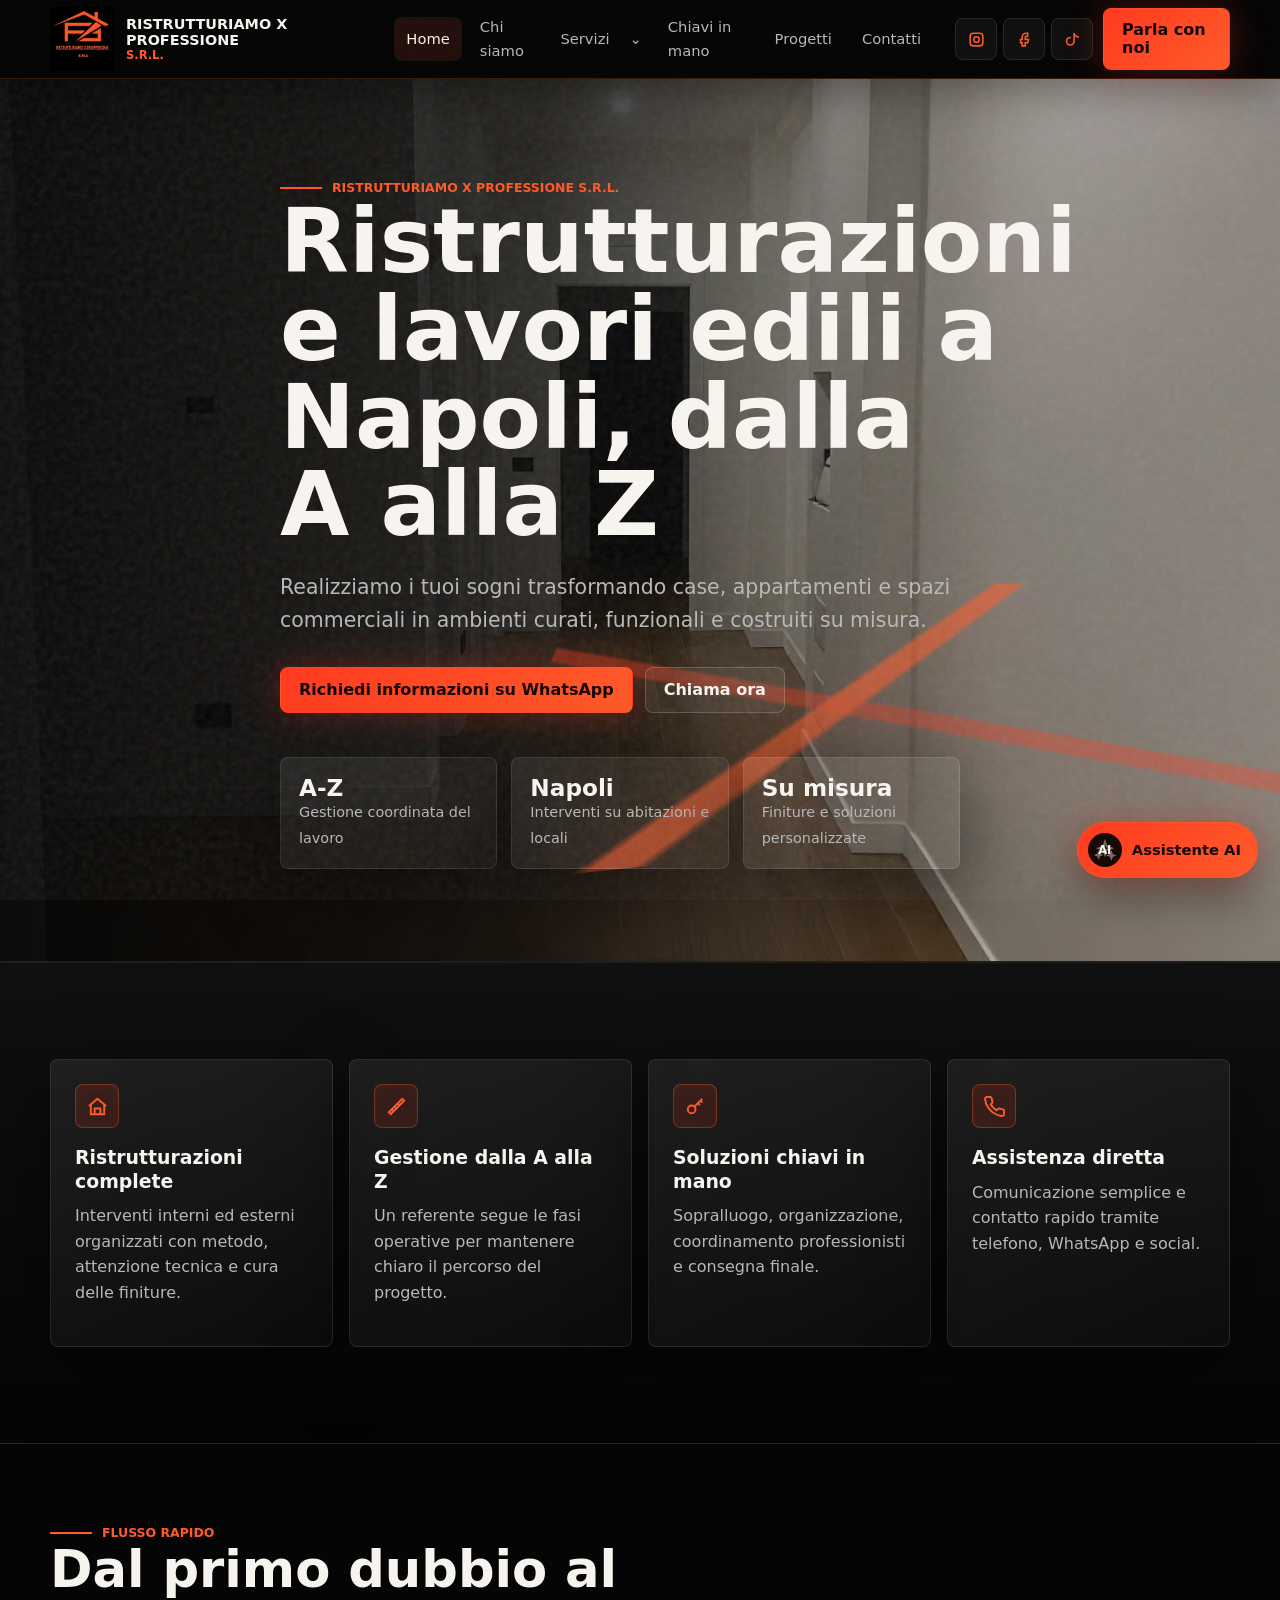
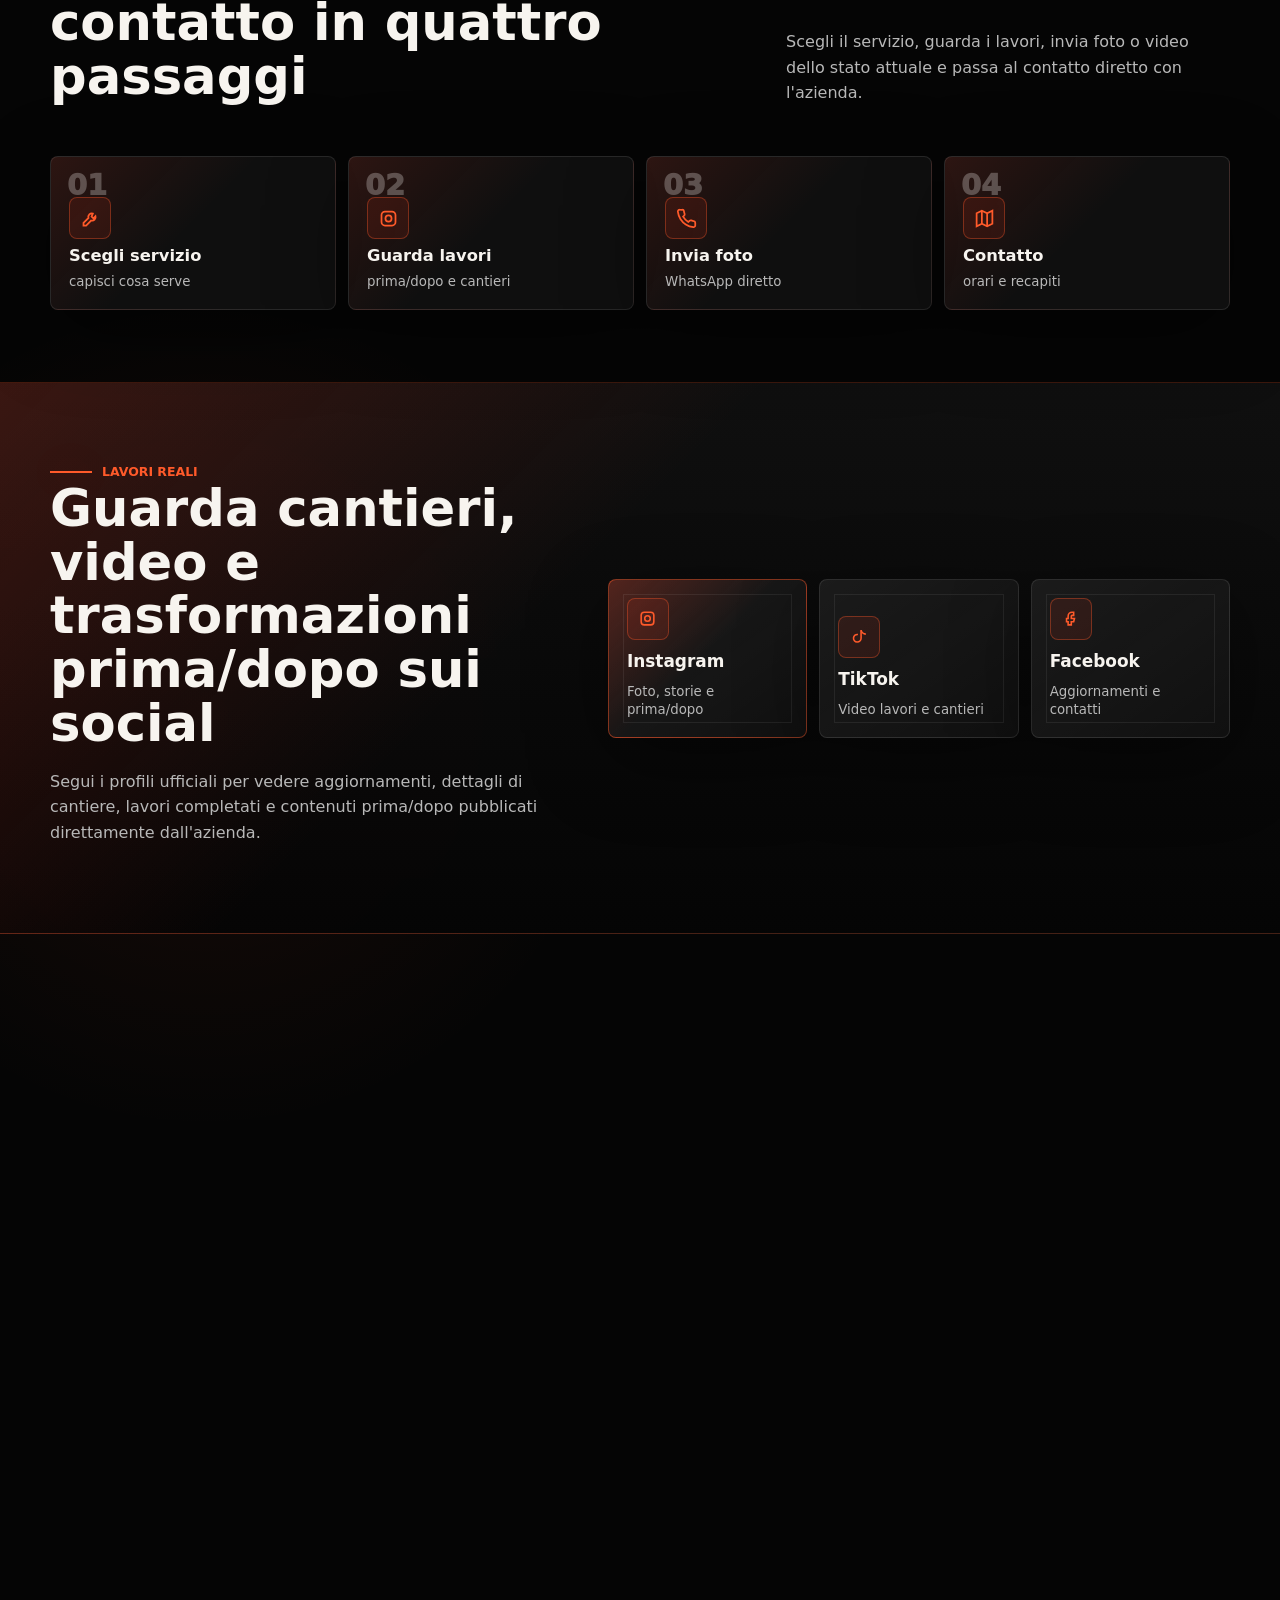
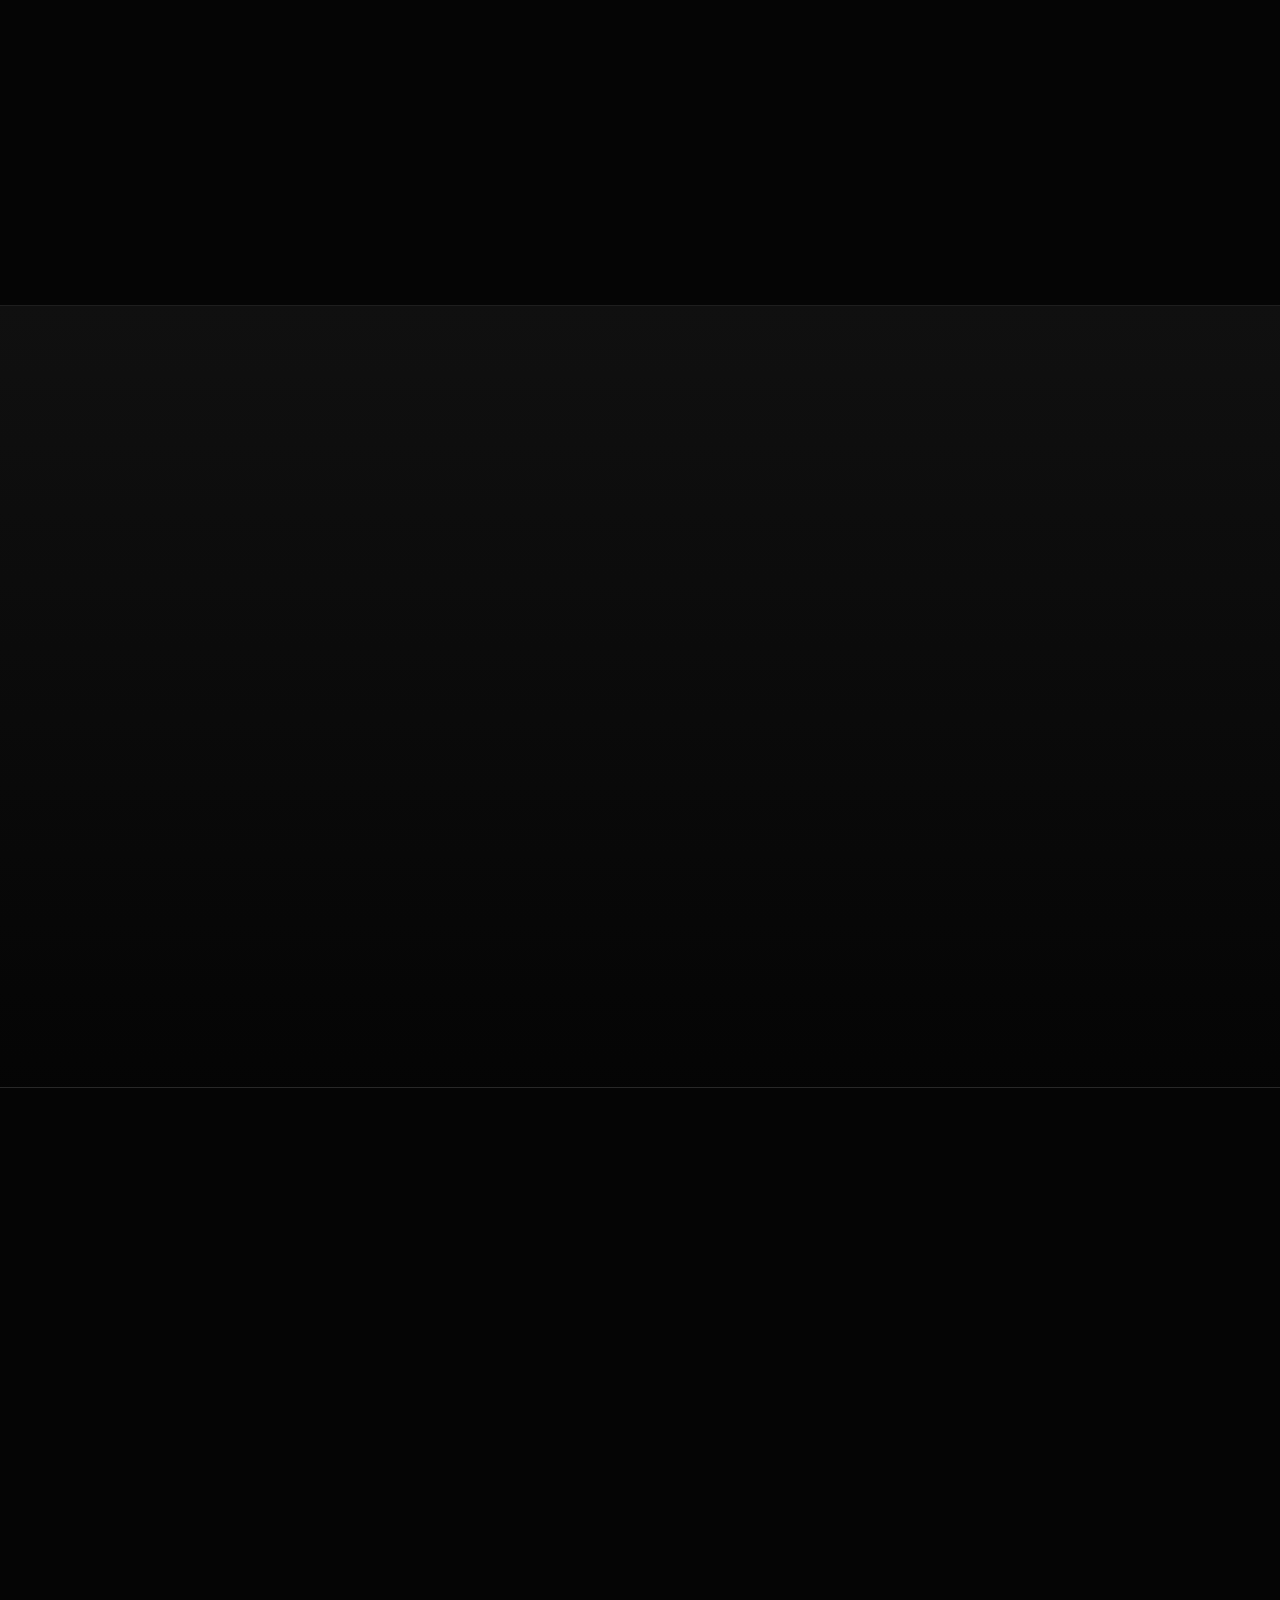
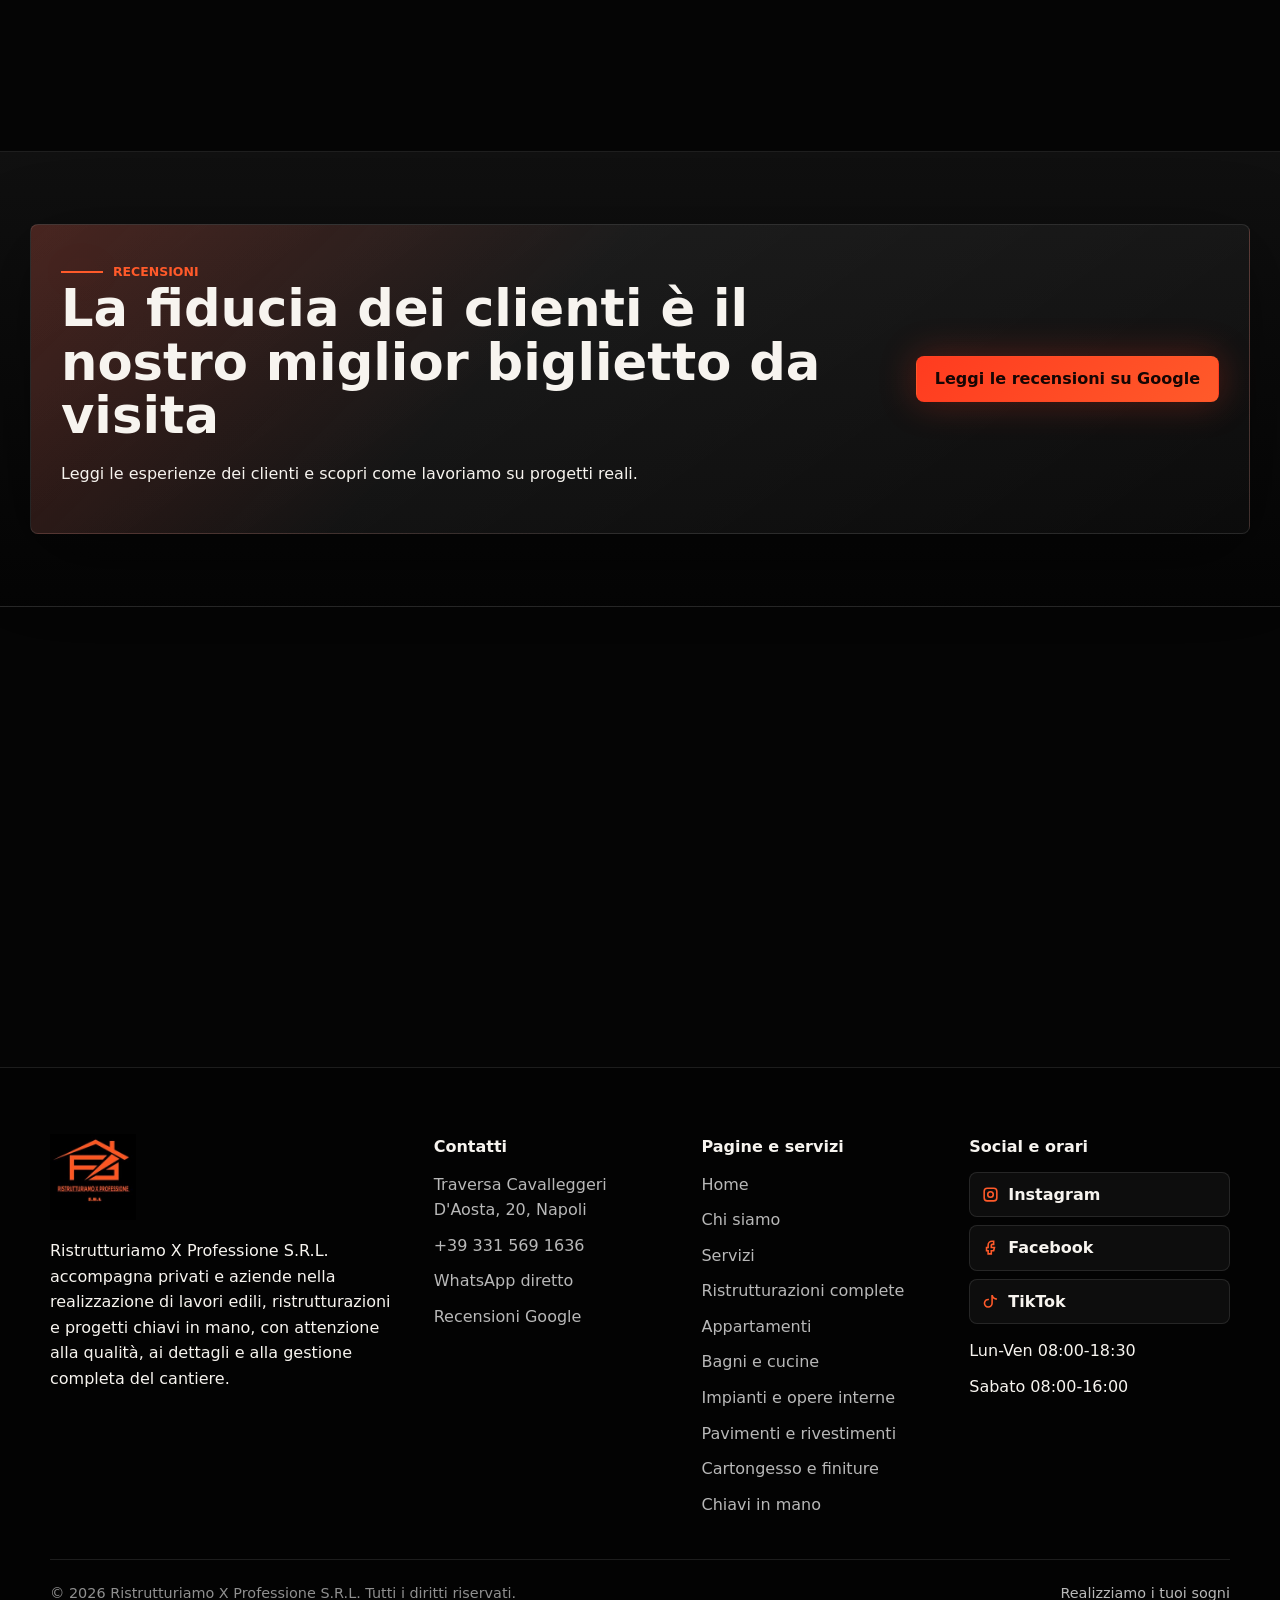
<file: outputs/index.html>
<!doctype html>
<html lang="it">
<head>
  <meta charset="utf-8">
  <meta name="viewport" content="width=device-width, initial-scale=1">
  <meta name="theme-color" content="#050505">
  <title>Ristrutturazioni e lavori edili a Napoli | Ristrutturiamo X Professione</title>
  <meta name="description" content="Ristrutturiamo X Professione S.R.L. realizza ristrutturazioni, lavori edili e soluzioni chiavi in mano a Napoli e provincia.">
  <link rel="preload" as="image" href="assets/images/lavori-reali/hero-lavoro-reale.webp" type="image/webp">
  <link rel="stylesheet" href="assets/css/styles.css">
</head>
<body data-page="home">
  <div data-header></div>

  <main>
    <section class="hero">
      <div class="container hero-content reveal">
        <span class="eyebrow">Ristrutturiamo X Professione S.R.L.</span>
        <h1>Ristrutturazioni e lavori edili a Napoli, dalla A alla Z</h1>
        <p class="lead">Realizziamo i tuoi sogni trasformando case, appartamenti e spazi commerciali in ambienti curati, funzionali e costruiti su misura.</p>
        <div class="hero-actions">
          <a class="btn btn-primary" data-wa target="_blank" rel="noopener">Richiedi informazioni su WhatsApp</a>
          <a class="btn btn-secondary" data-phone>Chiama ora</a>
        </div>
        <div class="hero-metrics">
          <div class="metric"><strong>A-Z</strong><span>Gestione coordinata del lavoro</span></div>
          <div class="metric"><strong>Napoli</strong><span>Interventi su abitazioni e locali</span></div>
          <div class="metric"><strong>Su misura</strong><span>Finiture e soluzioni personalizzate</span></div>
        </div>
      </div>
    </section>

    <section class="section section-graphite">
      <div class="container trust-grid">
        <article class="trust-item reveal">
          <span class="icon" data-icon="home"></span>
          <h3>Ristrutturazioni complete</h3>
          <p>Interventi interni ed esterni organizzati con metodo, attenzione tecnica e cura delle finiture.</p>
        </article>
        <article class="trust-item reveal">
          <span class="icon" data-icon="ruler"></span>
          <h3>Gestione dalla A alla Z</h3>
          <p>Un referente segue le fasi operative per mantenere chiaro il percorso del progetto.</p>
        </article>
        <article class="trust-item reveal">
          <span class="icon" data-icon="key"></span>
          <h3>Soluzioni chiavi in mano</h3>
          <p>Sopralluogo, organizzazione, coordinamento professionisti e consegna finale.</p>
        </article>
        <article class="trust-item reveal">
          <span class="icon" data-icon="phone"></span>
          <h3>Assistenza diretta</h3>
          <p>Comunicazione semplice e contatto rapido tramite telefono, WhatsApp e social.</p>
        </article>
      </div>
    </section>

    <section class="section-compact">
      <div class="container">
        <div class="section-head reveal">
          <div>
            <span class="eyebrow">Flusso rapido</span>
            <h2>Dal primo dubbio al contatto in quattro passaggi</h2>
          </div>
          <p>Scegli il servizio, guarda i lavori, invia foto o video dello stato attuale e passa al contatto diretto con l'azienda.</p>
        </div>
        <div class="reveal" data-flow-cards></div>
      </div>
    </section>

    <section class="section-compact social-spotlight">
      <div class="container social-spotlight-inner reveal">
        <div>
          <span class="eyebrow">Lavori reali</span>
          <h2>Guarda cantieri, video e trasformazioni prima/dopo sui social</h2>
          <p>Segui i profili ufficiali per vedere aggiornamenti, dettagli di cantiere, lavori completati e contenuti prima/dopo pubblicati direttamente dall'azienda.</p>
        </div>
        <div class="social-showcase">
          <a class="social-action-card is-primary" href="https://www.instagram.com/ristrutturiamo_x_professione?fbclid=IwY2xjawS0P1FleHRuA2FlbQIxMABicmlkETBmOFNHYk1zSHN0SEp4RWtGc3J0YwZhcHBfaWQQMjIyMDM5MTc4ODIwMDg5MgABHpoqGQ7DQ3stdspaa2eAiihQ5xiPwxZ9OYVA-c5YHel-vaJgmPJvQBlGdf3d_aem_FoiPD_0f7io-esWfpt5mqA" target="_blank" rel="noopener"><span data-icon="instagram"></span><strong>Instagram</strong><small>Foto, storie e prima/dopo</small></a>
          <a class="social-action-card" href="https://www.tiktok.com/@ristrutturiamoxprofessio" target="_blank" rel="noopener"><span data-icon="tiktok"></span><strong>TikTok</strong><small>Video lavori e cantieri</small></a>
          <a class="social-action-card" href="https://www.facebook.com/profile.php?id=100088673796690" target="_blank" rel="noopener"><span data-icon="facebook"></span><strong>Facebook</strong><small>Aggiornamenti e contatti</small></a>
        </div>
      </div>
    </section>

    <section class="section">
      <div class="container">
        <div class="section-head reveal">
          <div>
            <span class="eyebrow">Servizi principali</span>
            <h2>Ogni lavorazione coordinata con precisione</h2>
          </div>
          <p>Dalla muratura agli impianti, dalle pavimentazioni alle finiture: il lavoro viene costruito intorno alle esigenze dello spazio e del cliente.</p>
        </div>
        <div class="grid-3">
          <article class="service-card reveal"><span class="icon" data-icon="home"></span><h3>Ristrutturazioni complete</h3><p>Interventi completi per immobili residenziali e commerciali.</p><a class="text-link" href="servizi.html">Vai ai servizi</a></article>
          <article class="service-card reveal"><span class="icon" data-icon="ruler"></span><h3>Ristrutturazione appartamenti</h3><p>Spazi abitativi ripensati per comfort, funzionalità ed estetica.</p><a class="text-link" href="servizi.html">Vai ai servizi</a></article>
          <article class="service-card reveal"><span class="icon" data-icon="tool"></span><h3>Bagni e cucine</h3><p>Ambienti tecnici gestiti con cura su impianti, rivestimenti e dettagli.</p><a class="text-link" href="servizi.html">Vai ai servizi</a></article>
          <article class="service-card reveal"><span class="icon" data-icon="tool"></span><h3>Impianti e opere interne</h3><p>Lavorazioni coordinate con i professionisti necessari al cantiere.</p><a class="text-link" href="servizi.html">Vai ai servizi</a></article>
          <article class="service-card reveal"><span class="icon" data-icon="tile"></span><h3>Pavimenti e rivestimenti</h3><p>Posa e scelta delle superfici con attenzione a resistenza e stile.</p><a class="text-link" href="servizi.html">Vai ai servizi</a></article>
          <article class="service-card reveal"><span class="icon" data-icon="finish"></span><h3>Cartongesso, pittura e finiture</h3><p>Dettagli finali curati per valorizzare ogni ambiente.</p><a class="text-link" href="servizi.html">Vai ai servizi</a></article>
        </div>
      </div>
    </section>

    <section class="section section-graphite">
      <div class="container split">
        <div class="reveal">
          <span class="eyebrow">Perché sceglierci</span>
          <h2>Un unico referente per trasformare la tua idea in realtà</h2>
          <p class="lead">Ascolto, organizzazione e cura tecnica guidano ogni scelta: materiali, professionisti, lavorazioni e finiture vengono coordinati con una comunicazione chiara.</p>
          <ul class="quote-list">
            <li>Ascolto delle esigenze e valutazione dello spazio</li>
            <li>Organizzazione del lavoro e gestione dei professionisti</li>
            <li>Attenzione ai materiali, ai dettagli e alle finiture</li>
            <li>Comunicazione diretta con il cliente durante il percorso</li>
          </ul>
        </div>
        <div class="architect-panel reveal" aria-label="Composizione architettonica 3D"><span class="blueprint"></span></div>
      </div>
    </section>

    <section class="section">
      <div class="container split">
        <div class="architect-panel reveal"><span class="blueprint"></span></div>
        <div class="reveal">
          <span class="eyebrow">Chiavi in mano</span>
          <h2>Ristrutturazioni chiavi in mano senza stress</h2>
          <p class="lead">L'azienda segue il cliente in ogni fase: sopralluogo, valutazione, organizzazione delle lavorazioni, gestione del cantiere, coordinamento dei professionisti e consegna finale.</p>
          <div class="cta-row">
            <a class="btn btn-primary" href="ristrutturazioni-chiavi-in-mano.html">Scopri il servizio chiavi in mano</a>
            <a class="btn btn-secondary" data-wa target="_blank" rel="noopener">Scrivici su WhatsApp</a>
          </div>
        </div>
      </div>
    </section>

    <section class="section-compact section-graphite">
      <div class="container review-band reveal">
        <div>
          <span class="eyebrow">Recensioni</span>
          <h2>La fiducia dei clienti è il nostro miglior biglietto da visita</h2>
          <p>Leggi le esperienze dei clienti e scopri come lavoriamo su progetti reali.</p>
        </div>
        <a class="btn btn-primary" data-reviews target="_blank" rel="noopener">Leggi le recensioni su Google</a>
      </div>
    </section>

    <section class="section">
      <div class="container review-band reveal">
        <div>
          <span class="eyebrow">Contatto diretto</span>
          <h2>Hai un progetto di ristrutturazione? Parliamone insieme.</h2>
        </div>
        <div class="cta-row">
          <a class="btn btn-primary" data-wa target="_blank" rel="noopener">WhatsApp</a>
          <a class="btn btn-secondary" data-phone>Telefono</a>
        </div>
      </div>
    </section>
  </main>

  <div data-footer></div>
  <script src="assets/js/main.js" defer></script>
</body>
</html>
</file>
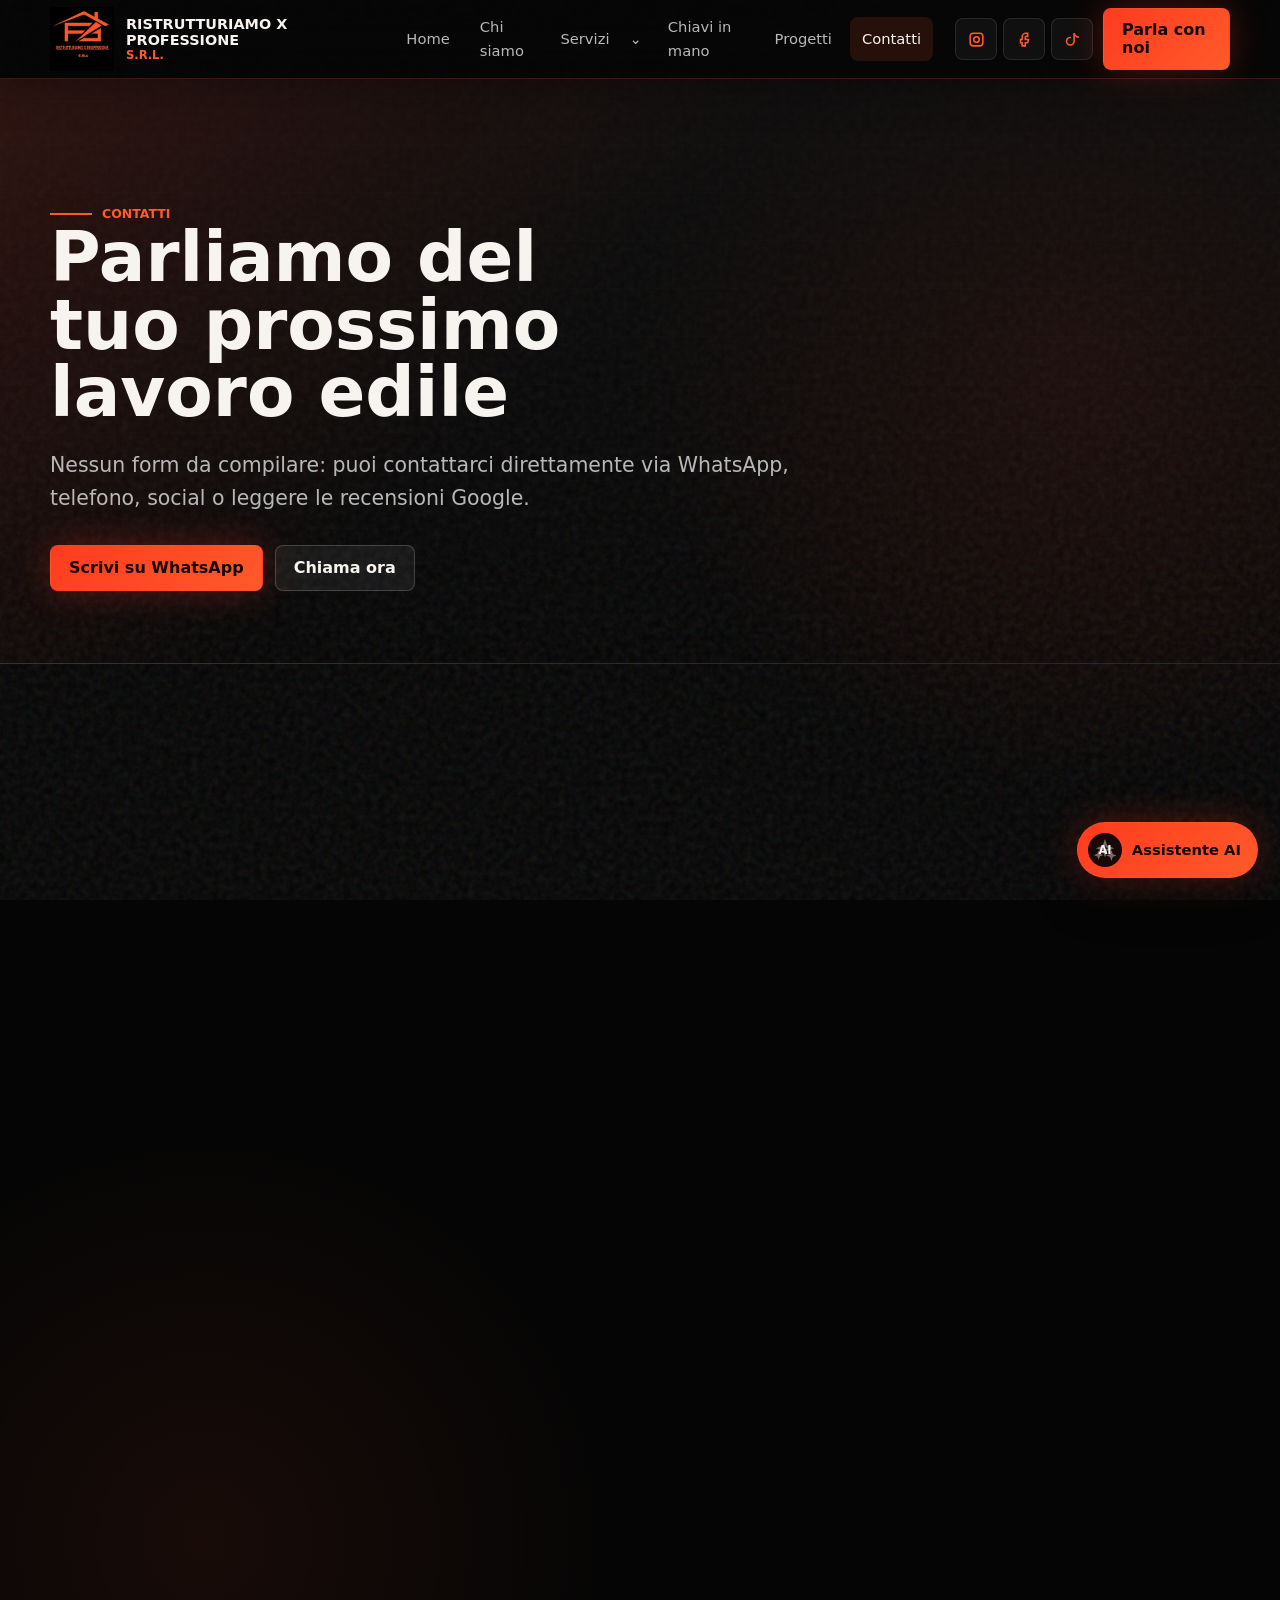
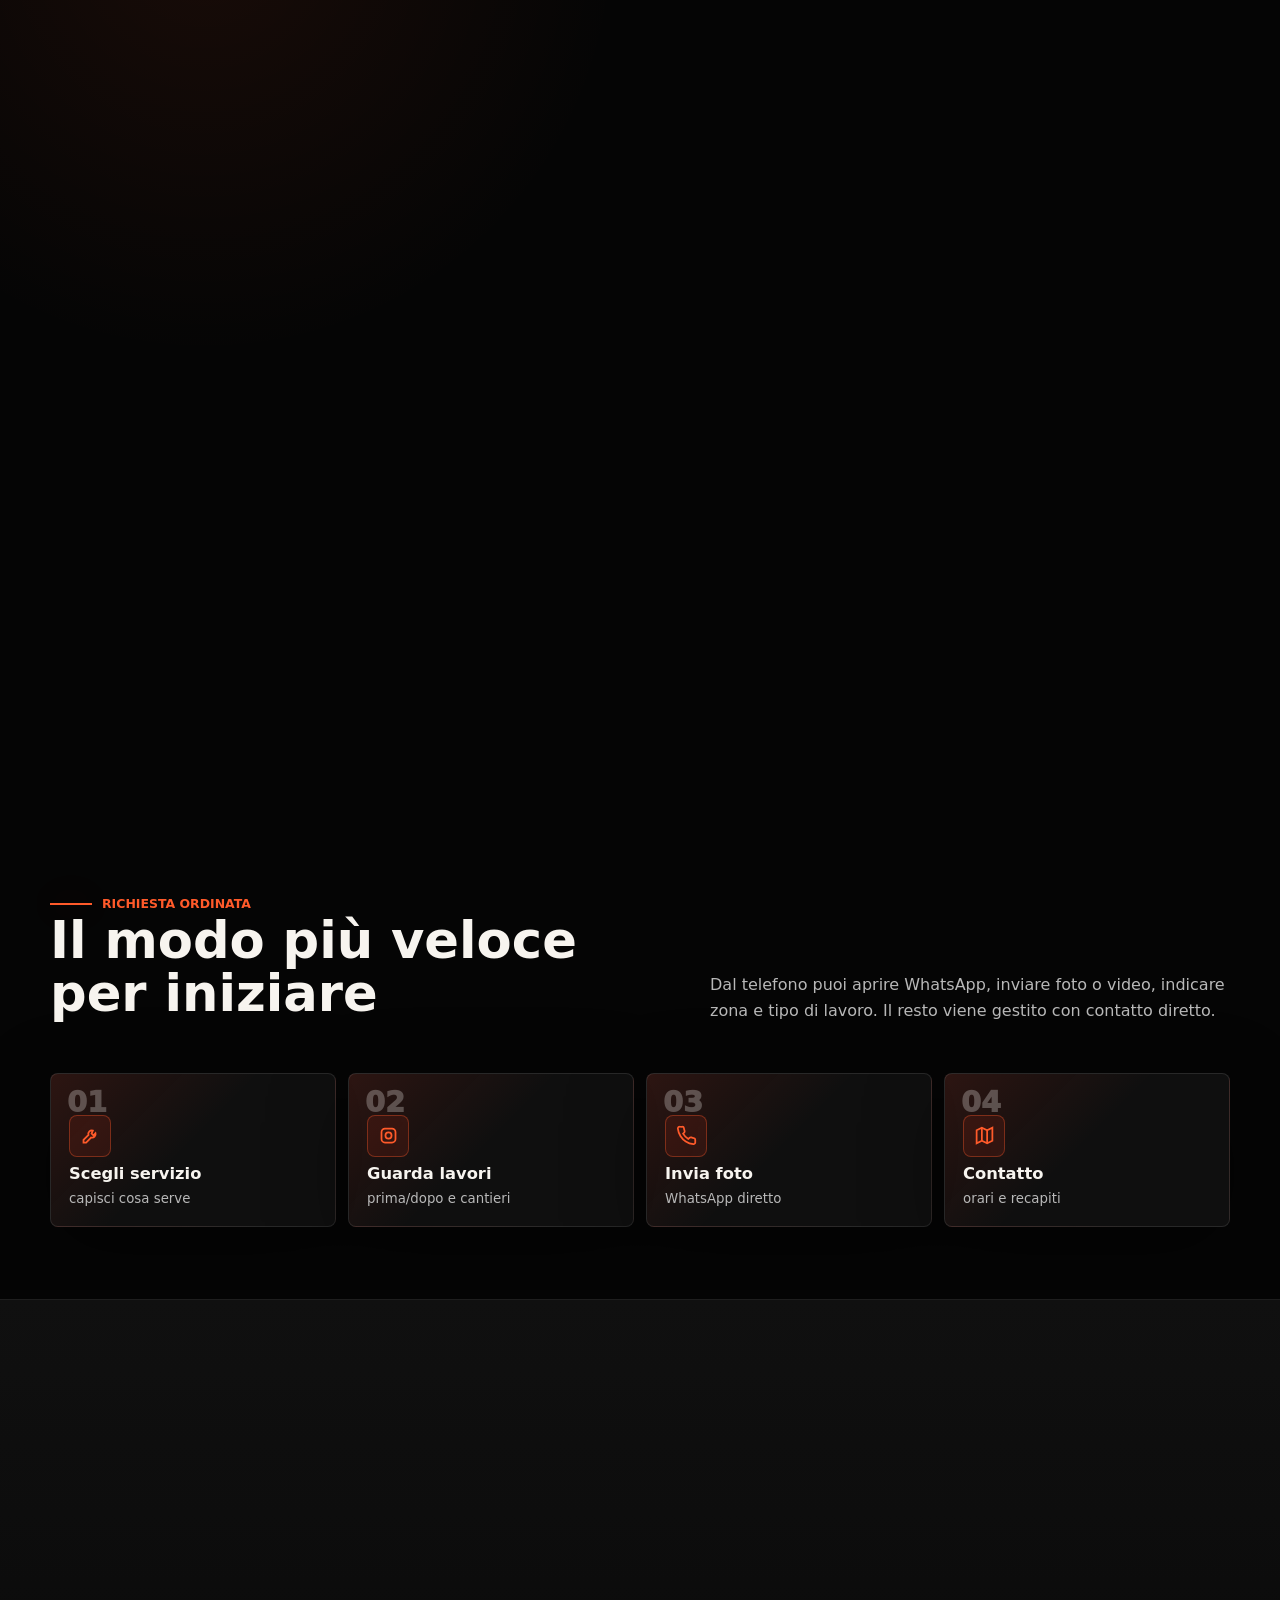
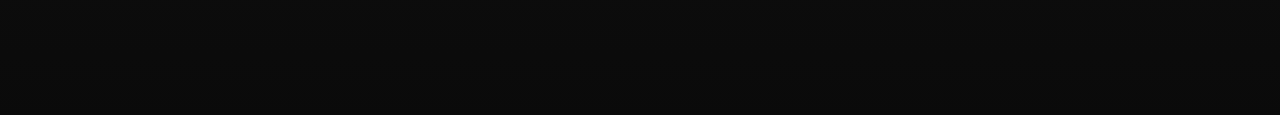
<file: outputs/contatti.html>
<!doctype html>
<html lang="it">
<head>
  <meta charset="utf-8">
  <meta name="viewport" content="width=device-width, initial-scale=1">
  <meta name="theme-color" content="#050505">
  <title>Contatti | Ristrutturiamo X Professione S.R.L.</title>
  <meta name="description" content="Contatta Ristrutturiamo X Professione S.R.L. a Napoli tramite telefono, WhatsApp, social o recensioni Google.">
  <link rel="stylesheet" href="assets/css/styles.css">
</head>
<body data-page="contatti">
  <div data-header></div>
  <main>
    <section class="page-hero">
      <div class="container reveal">
        <span class="eyebrow">Contatti</span>
        <h1>Parliamo del tuo prossimo lavoro edile</h1>
        <p class="lead">Nessun form da compilare: puoi contattarci direttamente via WhatsApp, telefono, social o leggere le recensioni Google.</p>
        <div class="cta-row"><a class="btn btn-primary" data-wa target="_blank" rel="noopener">Scrivi su WhatsApp</a><a class="btn btn-secondary" data-phone>Chiama ora</a></div>
      </div>
    </section>

    <section class="section">
      <div class="container contact-layout">
        <aside class="contact-panel reveal">
          <span class="eyebrow">Recapiti</span>
          <h2>Ristrutturiamo X Professione S.R.L.</h2>
          <div class="contact-lines">
            <div class="contact-line"><span class="icon" data-icon="map"></span><div><h3>Indirizzo</h3><p>Traversa Cavalleggeri D'Aosta, 20, 80124 Napoli NA, Italia</p></div></div>
            <div class="contact-line"><span class="icon" data-icon="phone"></span><div><h3>Telefono</h3><p><a data-phone>+39 331 569 1636</a></p></div></div>
            <div class="contact-line"><span class="icon" data-icon="key"></span><div><h3>WhatsApp</h3><p><a data-wa target="_blank" rel="noopener">Richiedi informazioni per un lavoro di ristrutturazione</a></p></div></div>
            <div class="contact-line"><span class="icon" data-icon="instagram"></span><div><h3>Social lavori</h3><p>Guarda cantieri, video e prima/dopo sui profili ufficiali.</p><div class="inline-socials"><a href="https://www.instagram.com/ristrutturiamo_x_professione?fbclid=IwY2xjawS0P1FleHRuA2FlbQIxMABicmlkETBmOFNHYk1zSHN0SEp4RWtGc3J0YwZhcHBfaWQQMjIyMDM5MTc4ODIwMDg5MgABHpoqGQ7DQ3stdspaa2eAiihQ5xiPwxZ9OYVA-c5YHel-vaJgmPJvQBlGdf3d_aem_FoiPD_0f7io-esWfpt5mqA" target="_blank" rel="noopener">Instagram</a><a href="https://www.tiktok.com/@ristrutturiamoxprofessio" target="_blank" rel="noopener">TikTok</a><a href="https://www.facebook.com/profile.php?id=100088673796690" target="_blank" rel="noopener">Facebook</a></div></div></div>
          </div>
        </aside>

        <div class="contact-panel reveal">
          <span class="eyebrow">Orari</span>
          <h2>Aperti dal lunedì al sabato</h2>
          <ul class="hours">
            <li><span>Lunedì</span><strong>08:00 - 18:30</strong></li>
            <li><span>Martedì</span><strong>08:00 - 18:30</strong></li>
            <li><span>Mercoledì</span><strong>08:00 - 18:30</strong></li>
            <li><span>Giovedì</span><strong>08:00 - 18:30</strong></li>
            <li><span>Venerdì</span><strong>08:00 - 18:30</strong></li>
            <li><span>Sabato</span><strong>08:00 - 16:00</strong></li>
            <li><span>Domenica</span><strong>Chiuso</strong></li>
          </ul>
          <div class="cta-row">
            <a class="btn btn-primary" data-reviews target="_blank" rel="noopener">Leggi le recensioni Google</a>
            <a class="btn btn-secondary" href="https://www.google.com/maps/search/?api=1&query=Traversa%20Cavalleggeri%20D%27Aosta%2C%2020%2C%2080124%20Napoli%20NA" target="_blank" rel="noopener">Apri su Google Maps</a>
          </div>
        </div>
      </div>
    </section>

    <section class="section-compact">
      <div class="container">
        <div class="section-head reveal">
          <div>
            <span class="eyebrow">Richiesta ordinata</span>
            <h2>Il modo più veloce per iniziare</h2>
          </div>
          <p>Dal telefono puoi aprire WhatsApp, inviare foto o video, indicare zona e tipo di lavoro. Il resto viene gestito con contatto diretto.</p>
        </div>
        <div class="reveal" data-flow-cards></div>
      </div>
    </section>

    <section class="section section-graphite">
      <div class="container map-panel reveal">
        <span class="eyebrow">Napoli e provincia</span>
        <h2>Interventi per immobili residenziali e commerciali</h2>
        <p class="lead">Raccontaci il tipo di intervento, la zona e lo stato attuale dell'immobile: ti risponderemo con un contatto diretto.</p>
        <div class="cta-row"><a class="btn btn-primary" data-wa target="_blank" rel="noopener">Contatto WhatsApp</a><a class="btn btn-secondary" href="https://www.instagram.com/ristrutturiamo_x_professione?fbclid=IwY2xjawS0P1FleHRuA2FlbQIxMABicmlkETBmOFNHYk1zSHN0SEp4RWtGc3J0YwZhcHBfaWQQMjIyMDM5MTc4ODIwMDg5MgABHpoqGQ7DQ3stdspaa2eAiihQ5xiPwxZ9OYVA-c5YHel-vaJgmPJvQBlGdf3d_aem_FoiPD_0f7io-esWfpt5mqA" target="_blank" rel="noopener">Instagram</a></div>
      </div>
    </section>
  </main>
  <div data-footer></div>
  <script src="assets/js/main.js" defer></script>
</body>
</html>
</file>
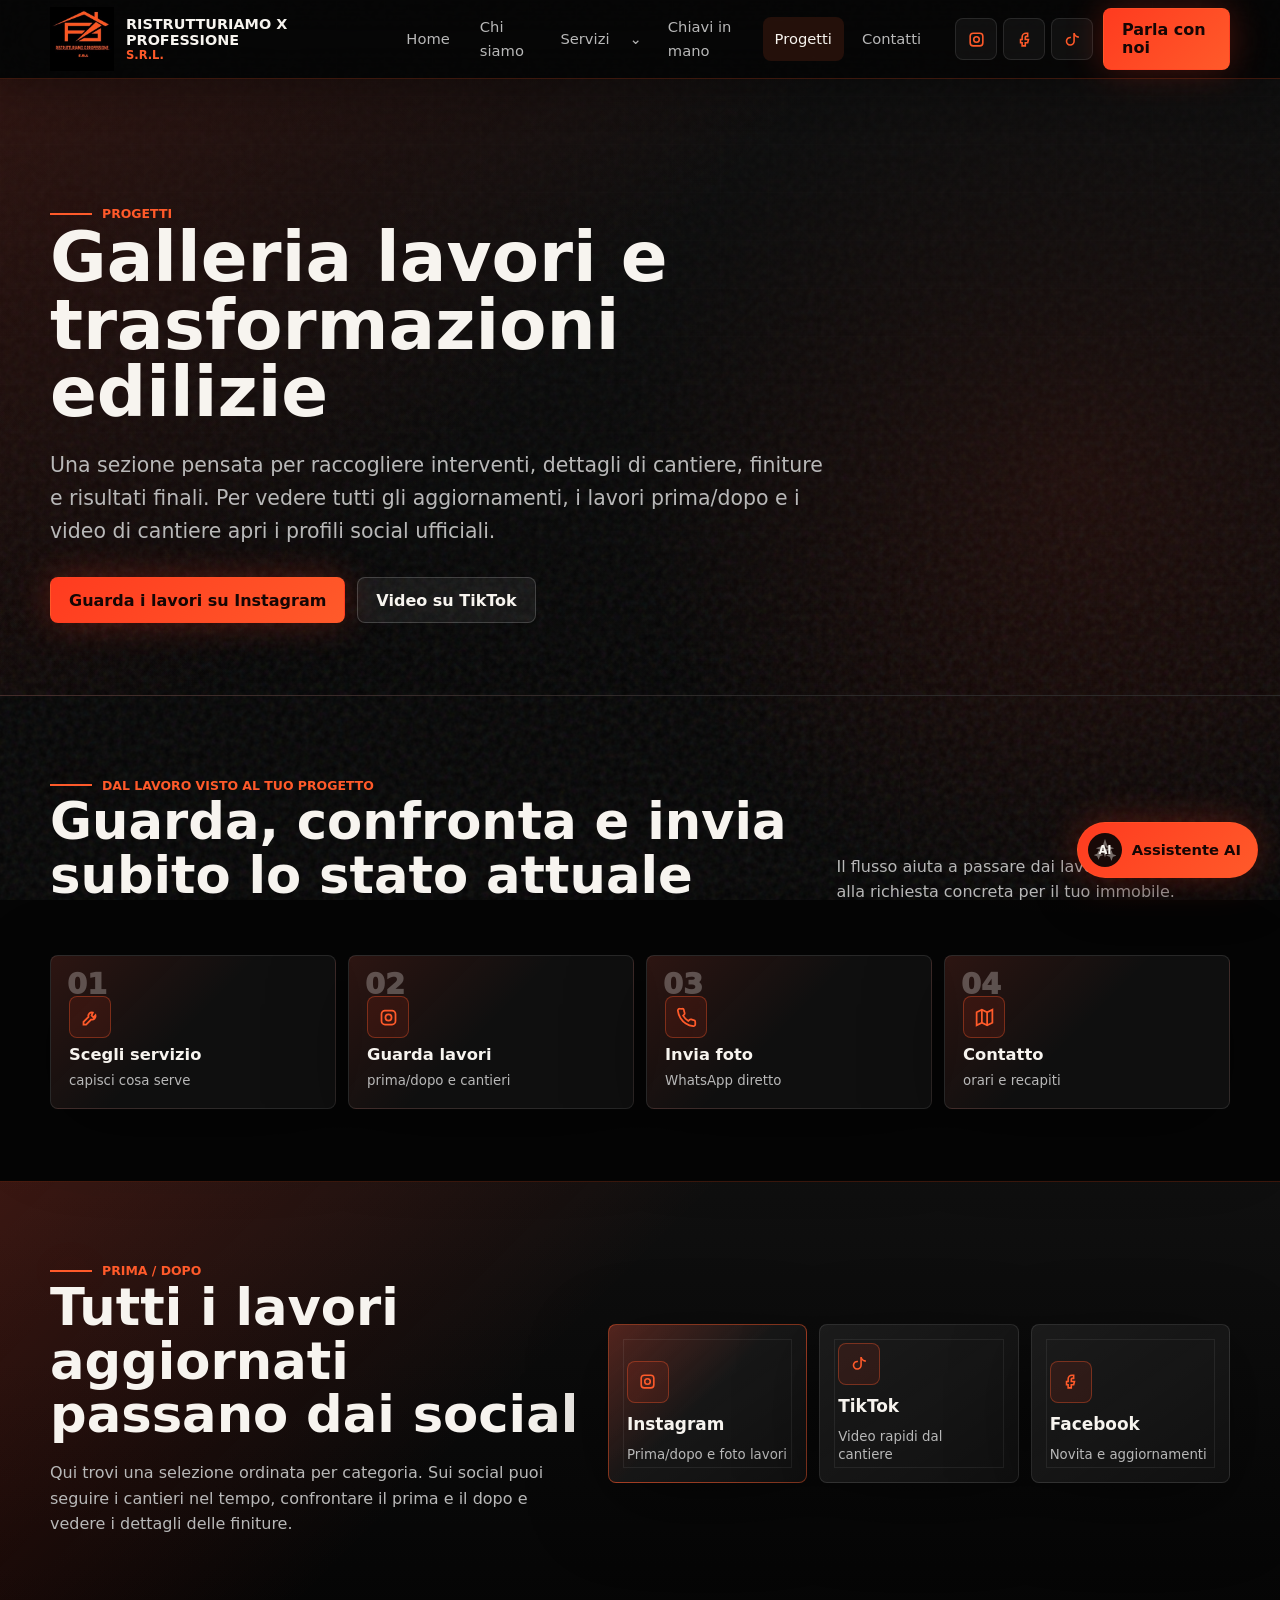
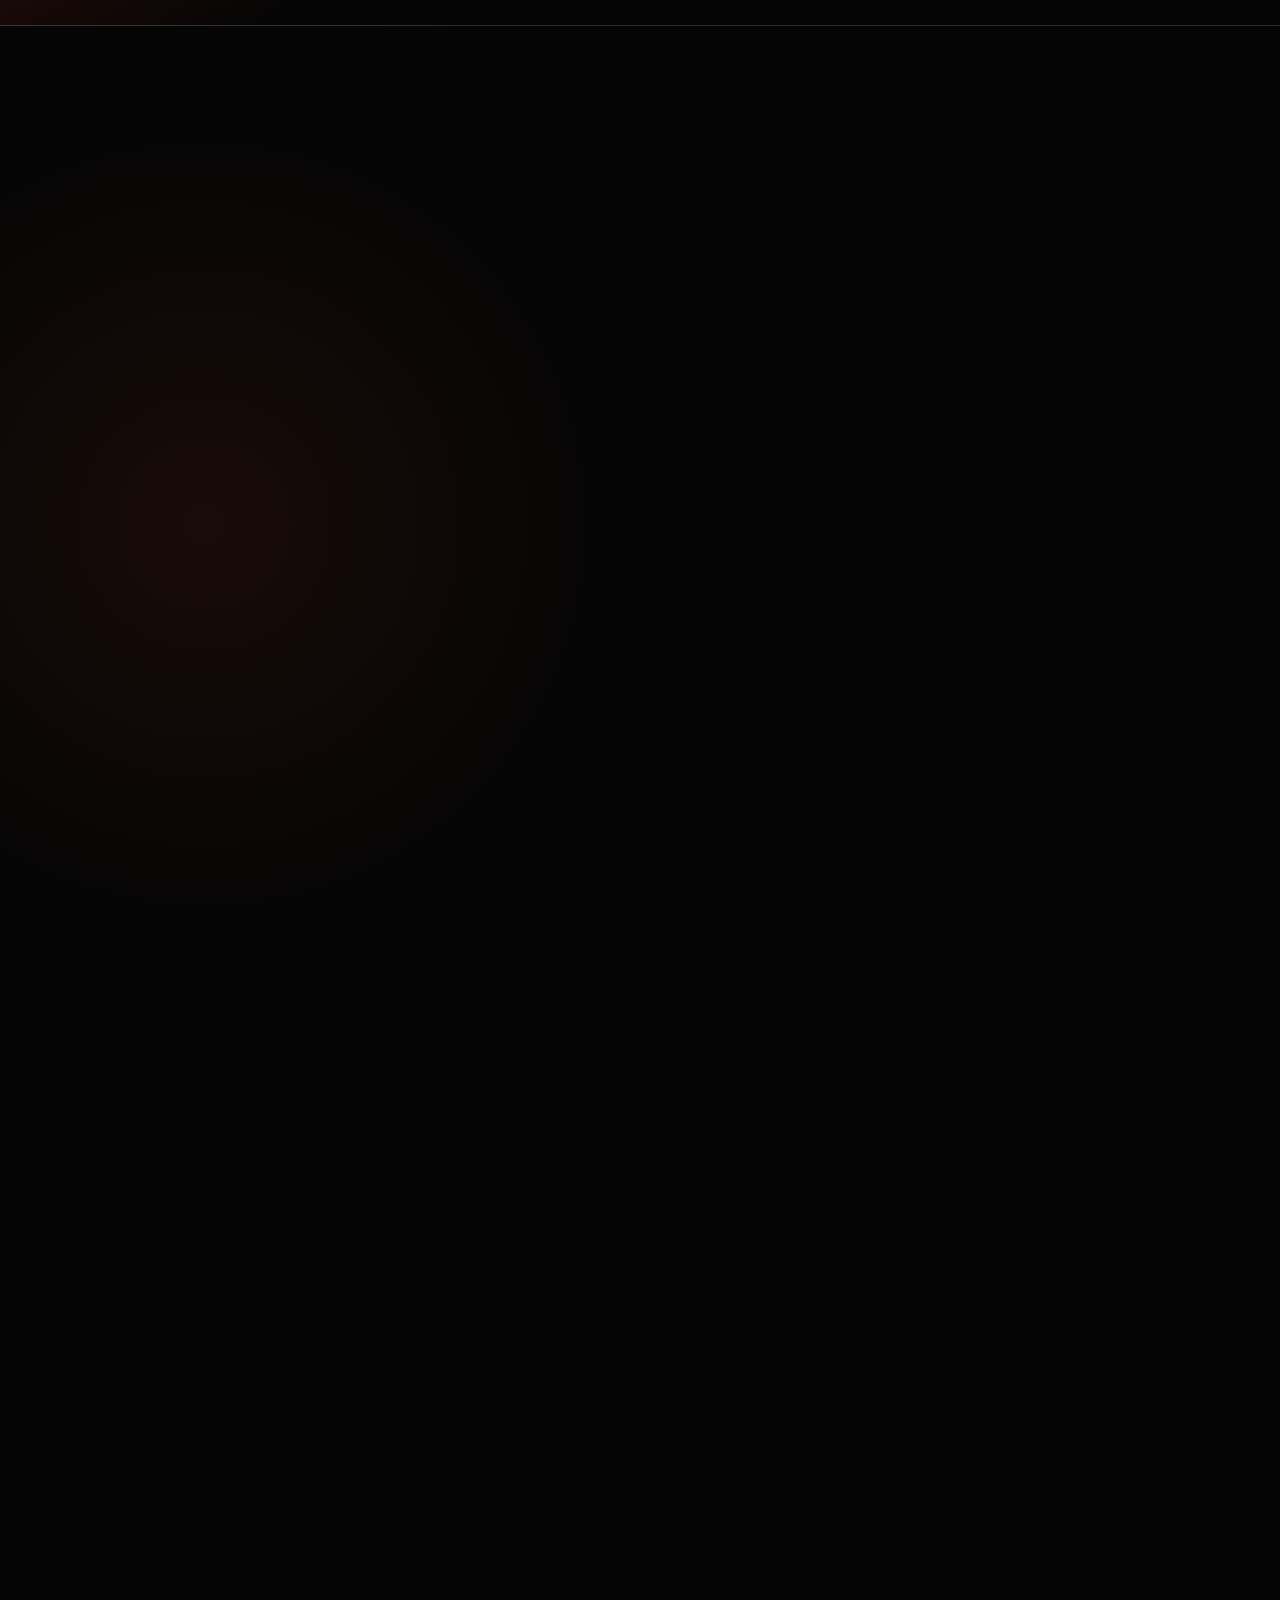
<file: outputs/progetti.html>
<!doctype html>
<html lang="it">
<head>
  <meta charset="utf-8">
  <meta name="viewport" content="width=device-width, initial-scale=1">
  <meta name="theme-color" content="#050505">
  <title>Progetti e galleria lavori | Ristrutturiamo X Professione</title>
  <meta name="description" content="Galleria lavori e progetti di ristrutturazione: appartamenti, bagni, cucine, finiture e spazi commerciali.">
  <link rel="stylesheet" href="assets/css/styles.css">
</head>
<body data-page="progetti">
  <div data-header></div>
  <main>
    <section class="page-hero">
      <div class="container reveal">
        <span class="eyebrow">Progetti</span>
        <h1>Galleria lavori e trasformazioni edilizie</h1>
        <p class="lead">Una sezione pensata per raccogliere interventi, dettagli di cantiere, finiture e risultati finali. Per vedere tutti gli aggiornamenti, i lavori prima/dopo e i video di cantiere apri i profili social ufficiali.</p>
        <div class="cta-row">
          <a class="btn btn-primary" href="https://www.instagram.com/ristrutturiamo_x_professione?fbclid=IwY2xjawS0P1FleHRuA2FlbQIxMABicmlkETBmOFNHYk1zSHN0SEp4RWtGc3J0YwZhcHBfaWQQMjIyMDM5MTc4ODIwMDg5MgABHpoqGQ7DQ3stdspaa2eAiihQ5xiPwxZ9OYVA-c5YHel-vaJgmPJvQBlGdf3d_aem_FoiPD_0f7io-esWfpt5mqA" target="_blank" rel="noopener">Guarda i lavori su Instagram</a>
          <a class="btn btn-secondary" href="https://www.tiktok.com/@ristrutturiamoxprofessio" target="_blank" rel="noopener">Video su TikTok</a>
        </div>
      </div>
    </section>

    <section class="section-compact">
      <div class="container">
        <div class="section-head reveal">
          <div>
            <span class="eyebrow">Dal lavoro visto al tuo progetto</span>
            <h2>Guarda, confronta e invia subito lo stato attuale</h2>
          </div>
          <p>Il flusso aiuta a passare dai lavori gia pubblicati alla richiesta concreta per il tuo immobile.</p>
        </div>
        <div class="reveal" data-flow-cards></div>
      </div>
    </section>

    <section class="section-compact social-spotlight">
      <div class="container social-spotlight-inner reveal">
        <div>
          <span class="eyebrow">Prima / Dopo</span>
          <h2>Tutti i lavori aggiornati passano dai social</h2>
          <p>Qui trovi una selezione ordinata per categoria. Sui social puoi seguire i cantieri nel tempo, confrontare il prima e il dopo e vedere i dettagli delle finiture.</p>
        </div>
        <div class="social-showcase">
          <a class="social-action-card is-primary" href="https://www.instagram.com/ristrutturiamo_x_professione?fbclid=IwY2xjawS0P1FleHRuA2FlbQIxMABicmlkETBmOFNHYk1zSHN0SEp4RWtGc3J0YwZhcHBfaWQQMjIyMDM5MTc4ODIwMDg5MgABHpoqGQ7DQ3stdspaa2eAiihQ5xiPwxZ9OYVA-c5YHel-vaJgmPJvQBlGdf3d_aem_FoiPD_0f7io-esWfpt5mqA" target="_blank" rel="noopener"><span data-icon="instagram"></span><strong>Instagram</strong><small>Prima/dopo e foto lavori</small></a>
          <a class="social-action-card" href="https://www.tiktok.com/@ristrutturiamoxprofessio" target="_blank" rel="noopener"><span data-icon="tiktok"></span><strong>TikTok</strong><small>Video rapidi dal cantiere</small></a>
          <a class="social-action-card" href="https://www.facebook.com/profile.php?id=100088673796690" target="_blank" rel="noopener"><span data-icon="facebook"></span><strong>Facebook</strong><small>Novita e aggiornamenti</small></a>
        </div>
      </div>
    </section>

    <section class="section">
      <div class="container grid-2">
        <article class="project-card reveal">
          <div class="project-visual">
            <img src="assets/images/lavori-reali/prima-dopo-bagno.webp" alt="Prima e dopo bagno ristrutturato" loading="lazy" decoding="async">
          </div>
          <div class="project-body"><span class="tag">Bagni</span><h3>Ristrutturazione completa bagno</h3><p>Rivestimenti, sanitari, vasca, mobile lavabo e finiture coordinate in un intervento completo.</p></div>
        </article>
        <article class="project-card reveal">
          <div class="project-visual">
            <img src="assets/images/lavori-reali/prima-dopo-corridoio.webp" alt="Prima e dopo corridoio con pavimento effetto legno" loading="lazy" decoding="async">
          </div>
          <div class="project-body"><span class="tag">Appartamenti</span><h3>Corridoio e pavimenti</h3><p>Superfici rinnovate, passaggi piu luminosi e posa ordinata del pavimento effetto legno.</p></div>
        </article>
        <article class="project-card reveal">
          <div class="project-visual">
            <img src="assets/images/lavori-reali/camera-parquet-finitura.webp" alt="Camera finita con pavimento effetto legno e parete decorativa" loading="lazy" decoding="async">
          </div>
          <div class="project-body"><span class="tag">Finiture</span><h3>Camera rinnovata</h3><p>Pavimento, pareti e dettagli finali pensati per rendere lo spazio pronto all'arredo.</p></div>
        </article>
        <article class="project-card reveal">
          <div class="project-visual">
            <img src="assets/images/lavori-reali/bagno-verde-finitura-02.webp" alt="Bagno ristrutturato con rivestimento verde e arredo lavabo" loading="lazy" decoding="async">
          </div>
          <div class="project-body"><span class="tag">Dettagli</span><h3>Bagno finito e funzionale</h3><p>Materiali coordinati, illuminazione e componenti installati con attenzione alla resa finale.</p></div>
        </article>
      </div>
    </section>

    <section class="section section-graphite">
      <div class="container review-band reveal">
        <div><span class="eyebrow">Vuoi un lavoro simile?</span><h2>Mandaci foto o video del tuo spazio</h2><p>Per una valutazione iniziale puoi inviare su WhatsApp immagini dello stato attuale e indicare che tipo di trasformazione vuoi ottenere.</p></div>
        <div class="cta-row"><a class="btn btn-primary" data-wa target="_blank" rel="noopener">Invia foto su WhatsApp</a><a class="btn btn-secondary" href="https://www.instagram.com/ristrutturiamo_x_professione?fbclid=IwY2xjawS0P1FleHRuA2FlbQIxMABicmlkETBmOFNHYk1zSHN0SEp4RWtGc3J0YwZhcHBfaWQQMjIyMDM5MTc4ODIwMDg5MgABHpoqGQ7DQ3stdspaa2eAiihQ5xiPwxZ9OYVA-c5YHel-vaJgmPJvQBlGdf3d_aem_FoiPD_0f7io-esWfpt5mqA" target="_blank" rel="noopener">Vedi altri lavori</a></div>
      </div>
    </section>
  </main>
  <div data-footer></div>
  <script src="assets/js/main.js" defer></script>
</body>
</html>
</file>
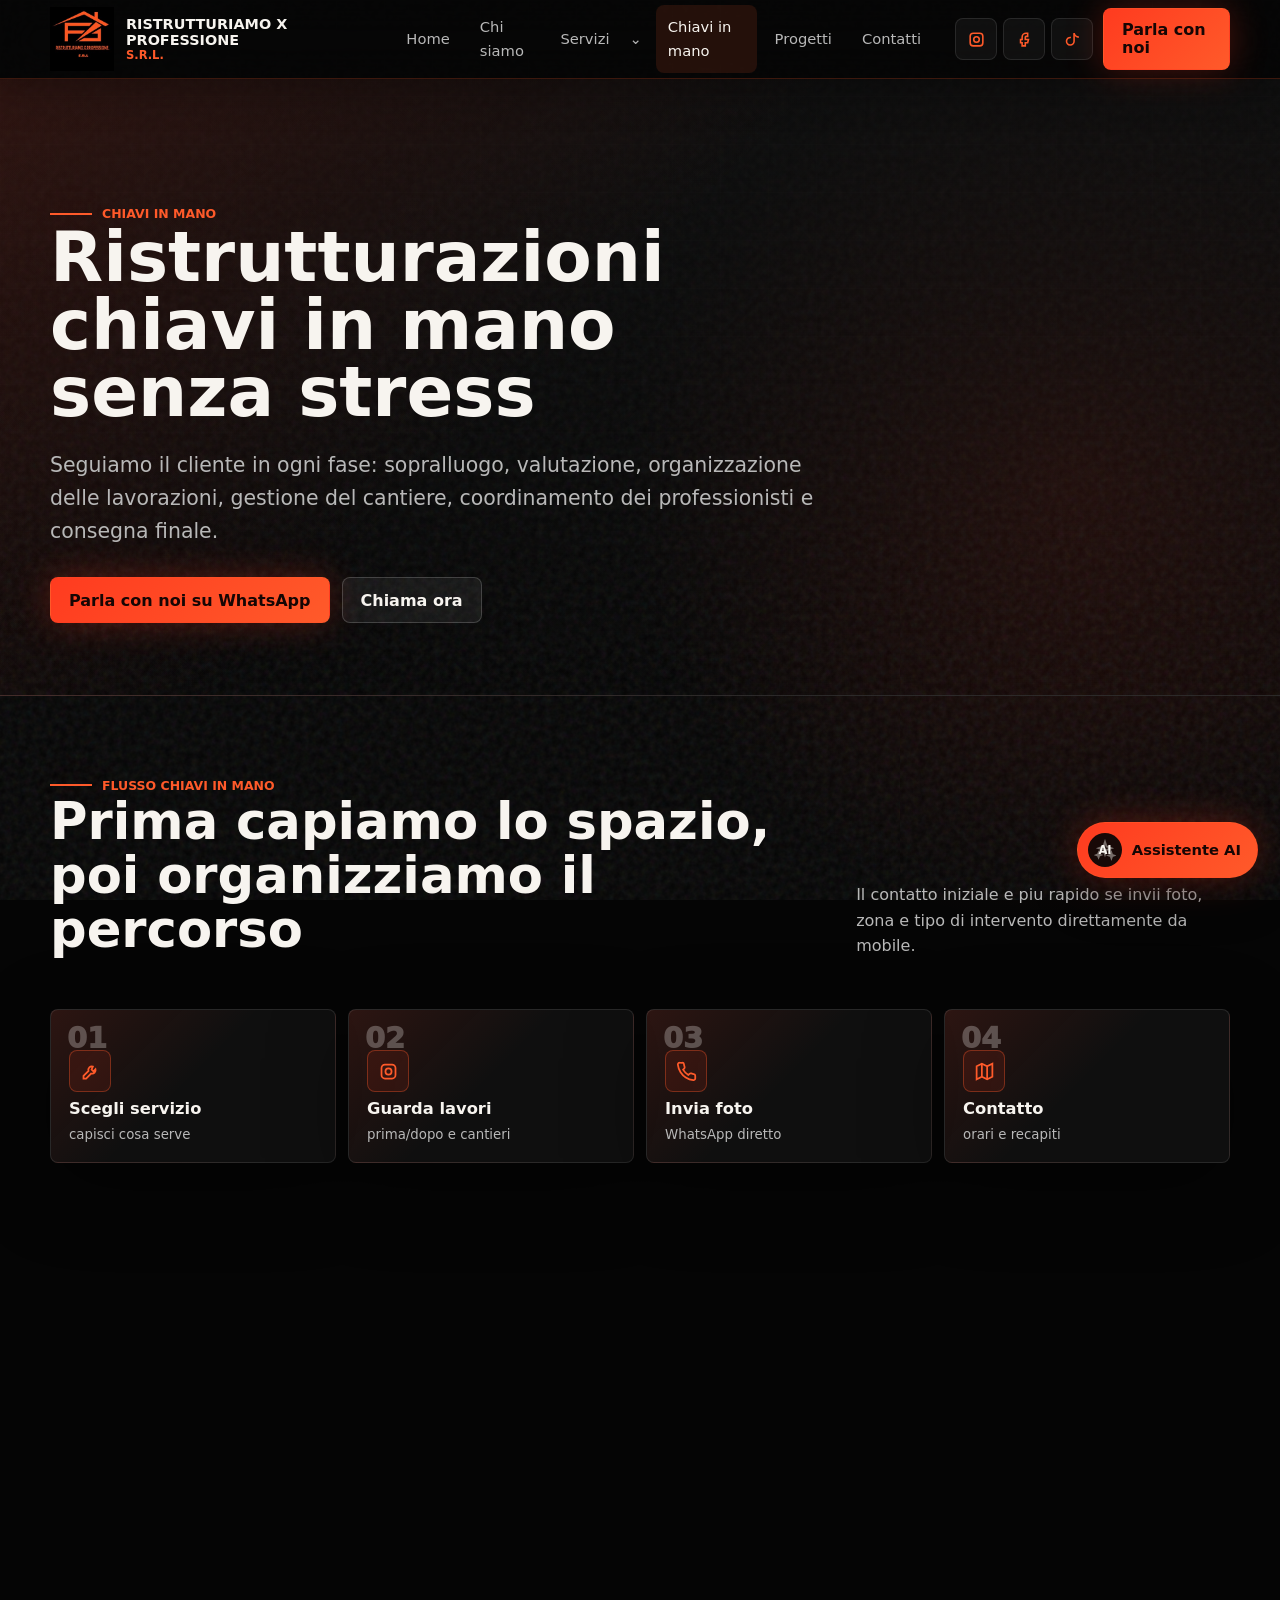
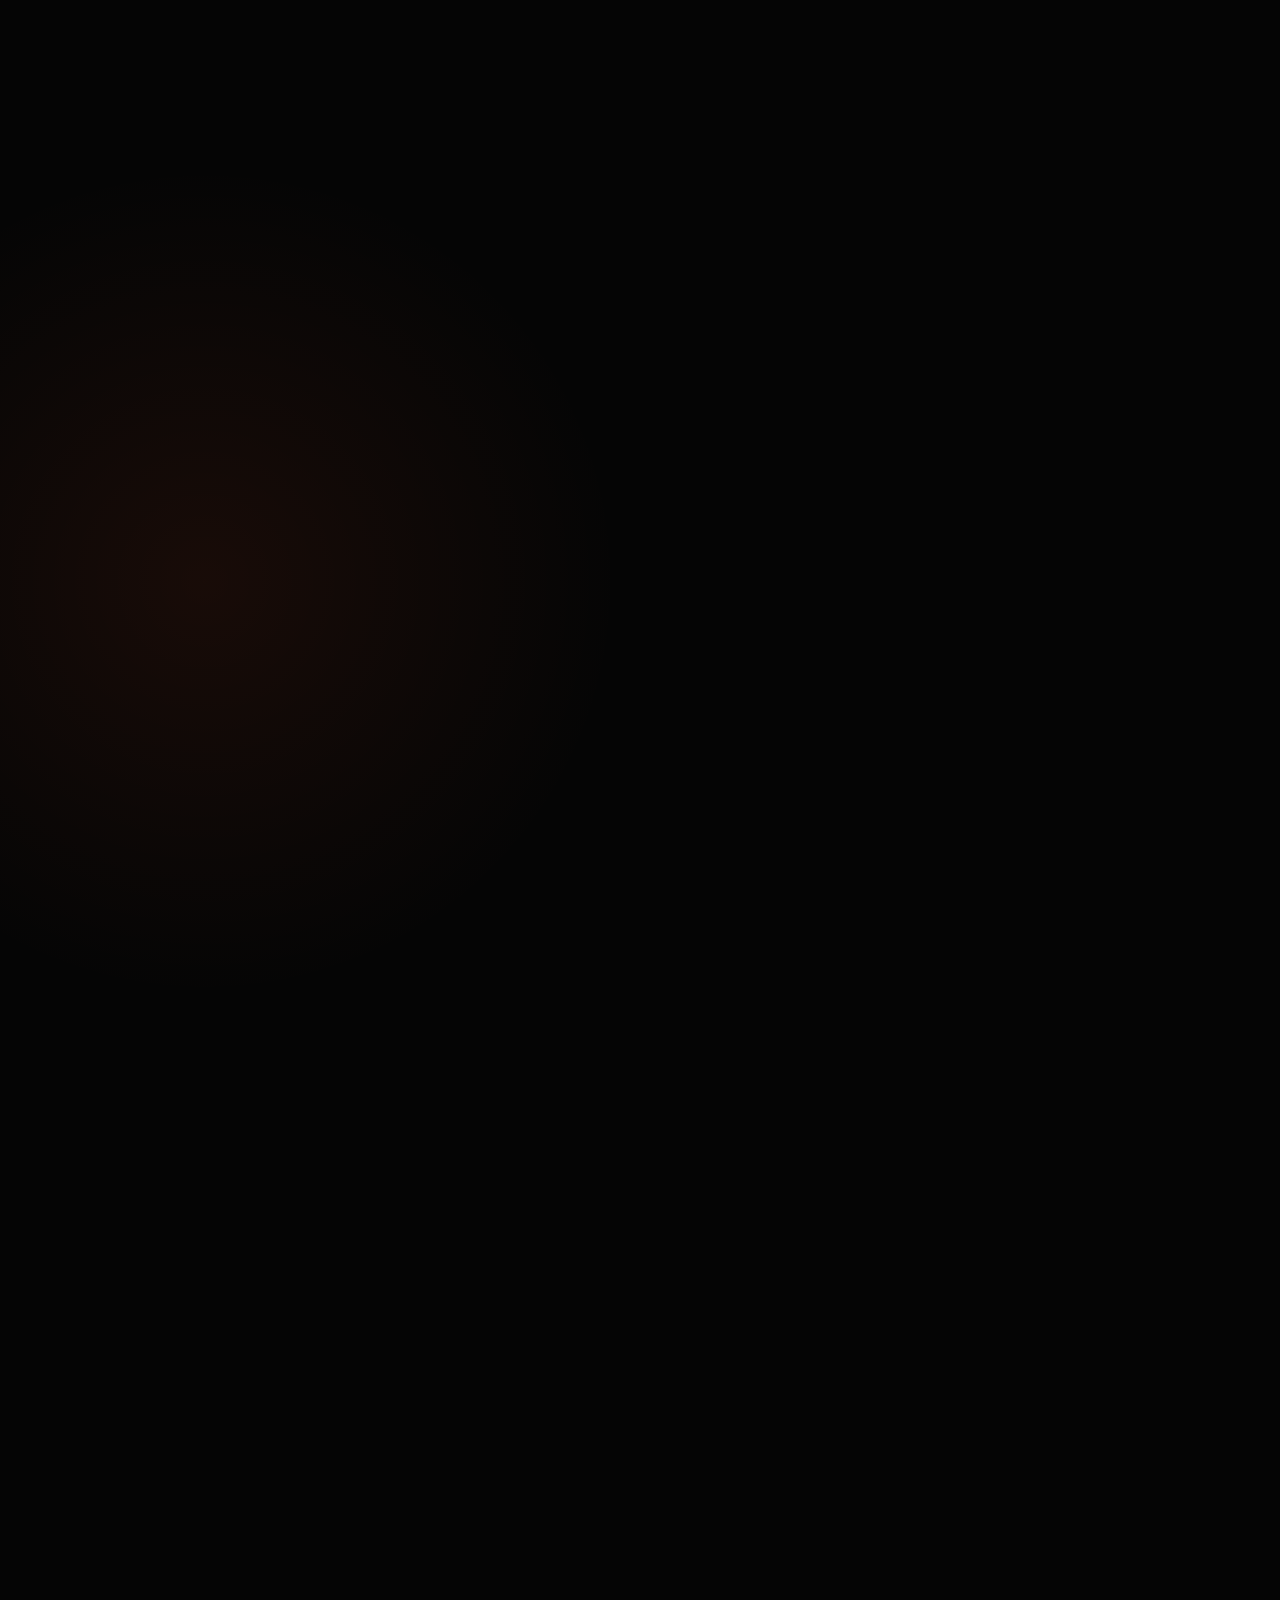
<file: outputs/ristrutturazioni-chiavi-in-mano.html>
<!doctype html>
<html lang="it">
<head>
  <meta charset="utf-8">
  <meta name="viewport" content="width=device-width, initial-scale=1">
  <meta name="theme-color" content="#050505">
  <title>Ristrutturazioni chiavi in mano a Napoli | Ristrutturiamo X Professione</title>
  <meta name="description" content="Ristrutturazioni chiavi in mano a Napoli: sopralluogo, organizzazione, cantiere, coordinamento e consegna finale.">
  <link rel="stylesheet" href="assets/css/styles.css">
</head>
<body data-page="chiavi-in-mano">
  <div data-header></div>
  <main>
    <section class="page-hero">
      <div class="container reveal">
        <span class="eyebrow">Chiavi in mano</span>
        <h1>Ristrutturazioni chiavi in mano senza stress</h1>
        <p class="lead">Seguiamo il cliente in ogni fase: sopralluogo, valutazione, organizzazione delle lavorazioni, gestione del cantiere, coordinamento dei professionisti e consegna finale.</p>
        <div class="cta-row"><a class="btn btn-primary" data-wa target="_blank" rel="noopener">Parla con noi su WhatsApp</a><a class="btn btn-secondary" data-phone>Chiama ora</a></div>
      </div>
    </section>

    <section class="section-compact">
      <div class="container">
        <div class="section-head reveal">
          <div>
            <span class="eyebrow">Flusso chiavi in mano</span>
            <h2>Prima capiamo lo spazio, poi organizziamo il percorso</h2>
          </div>
          <p>Il contatto iniziale e piu rapido se invii foto, zona e tipo di intervento direttamente da mobile.</p>
        </div>
        <div class="reveal" data-flow-cards></div>
      </div>
    </section>

    <section class="section">
      <div class="container">
        <div class="section-head reveal">
          <div><span class="eyebrow">Processo</span><h2>Dalla prima idea alla consegna finale</h2></div>
          <p>Un percorso ordinato aiuta il cliente a capire cosa succede, quando succede e chi coordina ogni fase.</p>
        </div>
        <div class="steps">
          <article class="phase reveal"><h3>Sopralluogo</h3><p>Analisi dello spazio, delle esigenze e delle priorità del progetto.</p></article>
          <article class="phase reveal"><h3>Valutazione</h3><p>Definizione delle lavorazioni, dei materiali e delle soluzioni più adatte.</p></article>
          <article class="phase reveal"><h3>Cantiere</h3><p>Organizzazione delle attività, coordinamento dei professionisti e controllo operativo.</p></article>
          <article class="phase reveal"><h3>Consegna</h3><p>Verifica finale, cura delle finiture e restituzione dello spazio al cliente.</p></article>
        </div>
      </div>
    </section>

    <section class="section section-graphite">
      <div class="container grid-2">
        <article class="feature-card reveal"><span class="icon" data-icon="key"></span><h3>Un solo interlocutore</h3><p>Il cliente può confrontarsi con un referente diretto, evitando comunicazioni frammentate tra più figure.</p></article>
        <article class="feature-card reveal"><span class="icon" data-icon="ruler"></span><h3>Scelte coordinate</h3><p>Materiali, impianti, opere murarie e finiture vengono pensati come parti dello stesso progetto.</p></article>
        <article class="feature-card reveal"><span class="icon" data-icon="tool"></span><h3>Meno improvvisazione</h3><p>La pianificazione riduce incertezze e permette di affrontare il cantiere con maggiore controllo.</p></article>
        <article class="feature-card reveal"><span class="icon" data-icon="finish"></span><h3>Finiture curate</h3><p>La consegna finale è il risultato di attenzione tecnica e sensibilità estetica.</p></article>
      </div>
    </section>

    <section class="section">
      <div class="container review-band reveal">
        <div><span class="eyebrow">Partiamo dal tuo progetto</span><h2>Raccontaci cosa vuoi realizzare</h2></div>
        <a class="btn btn-primary" data-wa target="_blank" rel="noopener">Richiedi informazioni su WhatsApp</a>
      </div>
    </section>
  </main>
  <div data-footer></div>
  <script src="assets/js/main.js" defer></script>
</body>
</html>
</file>
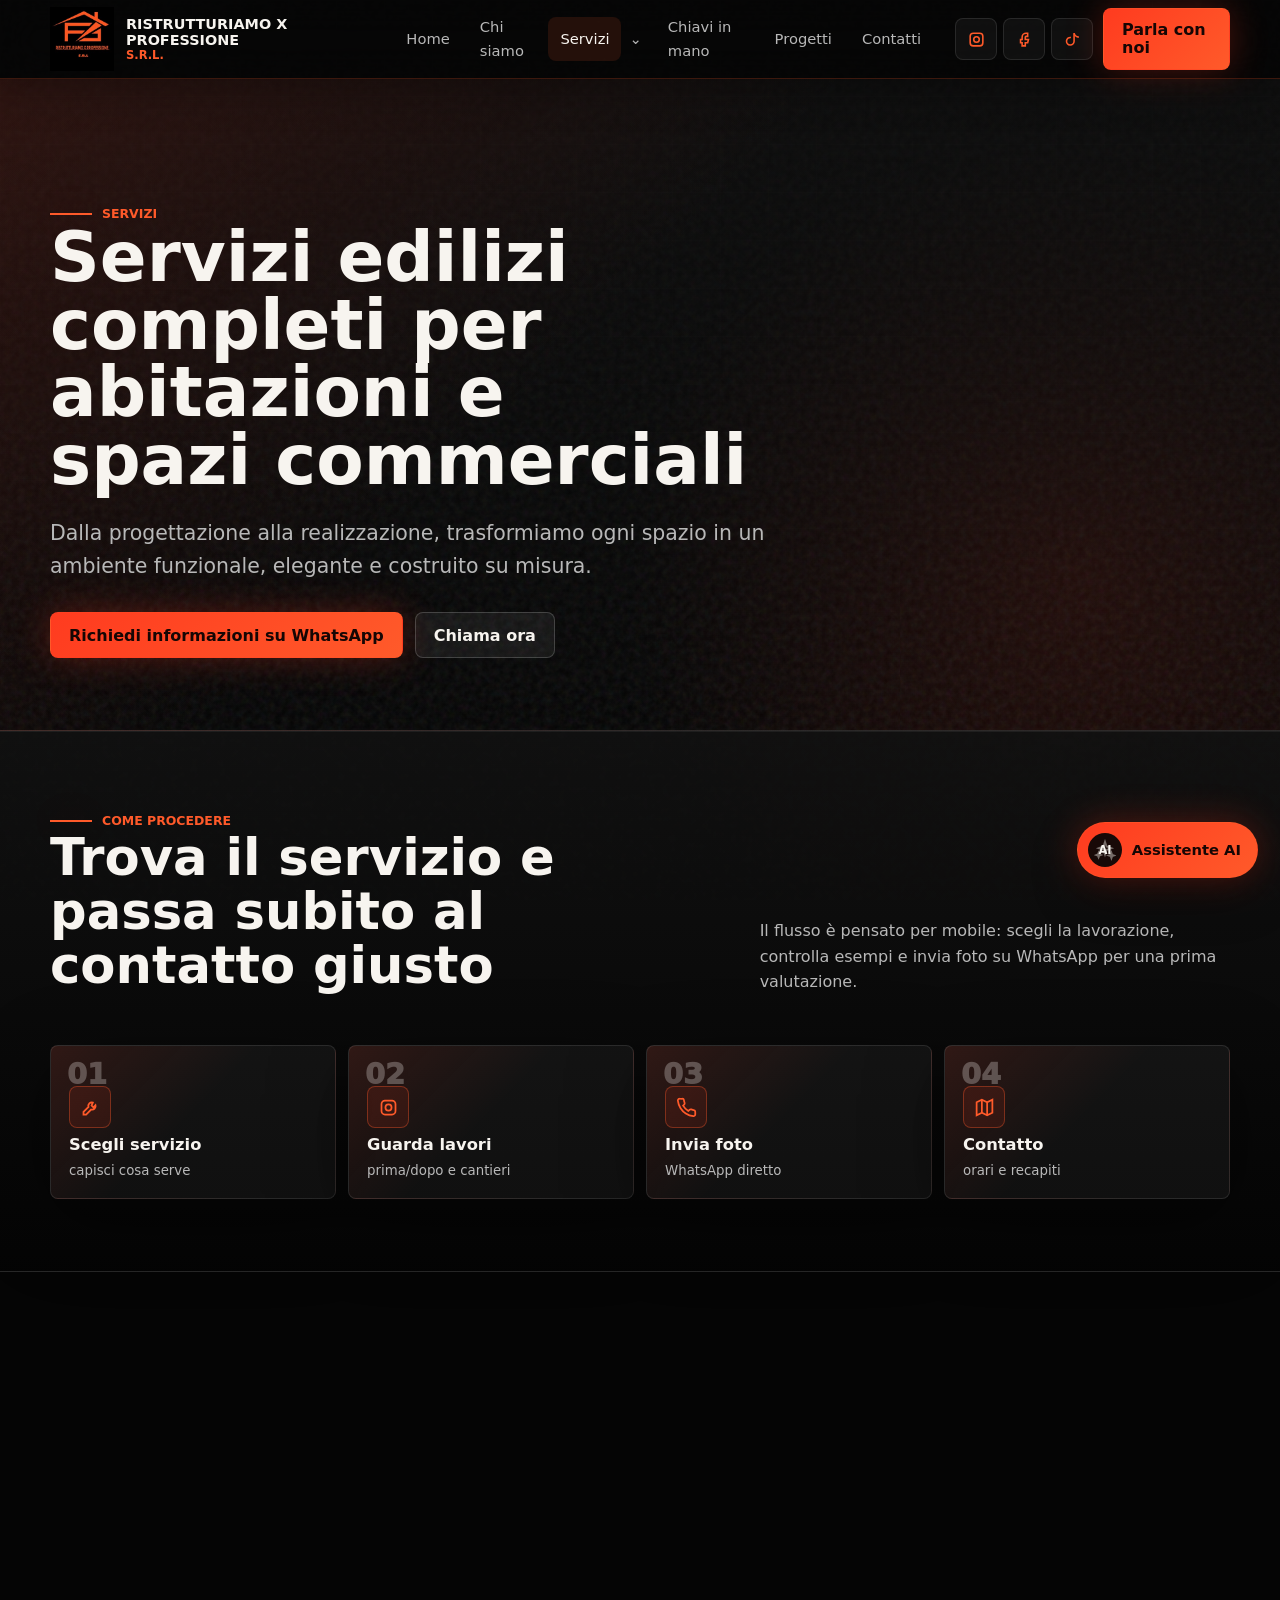
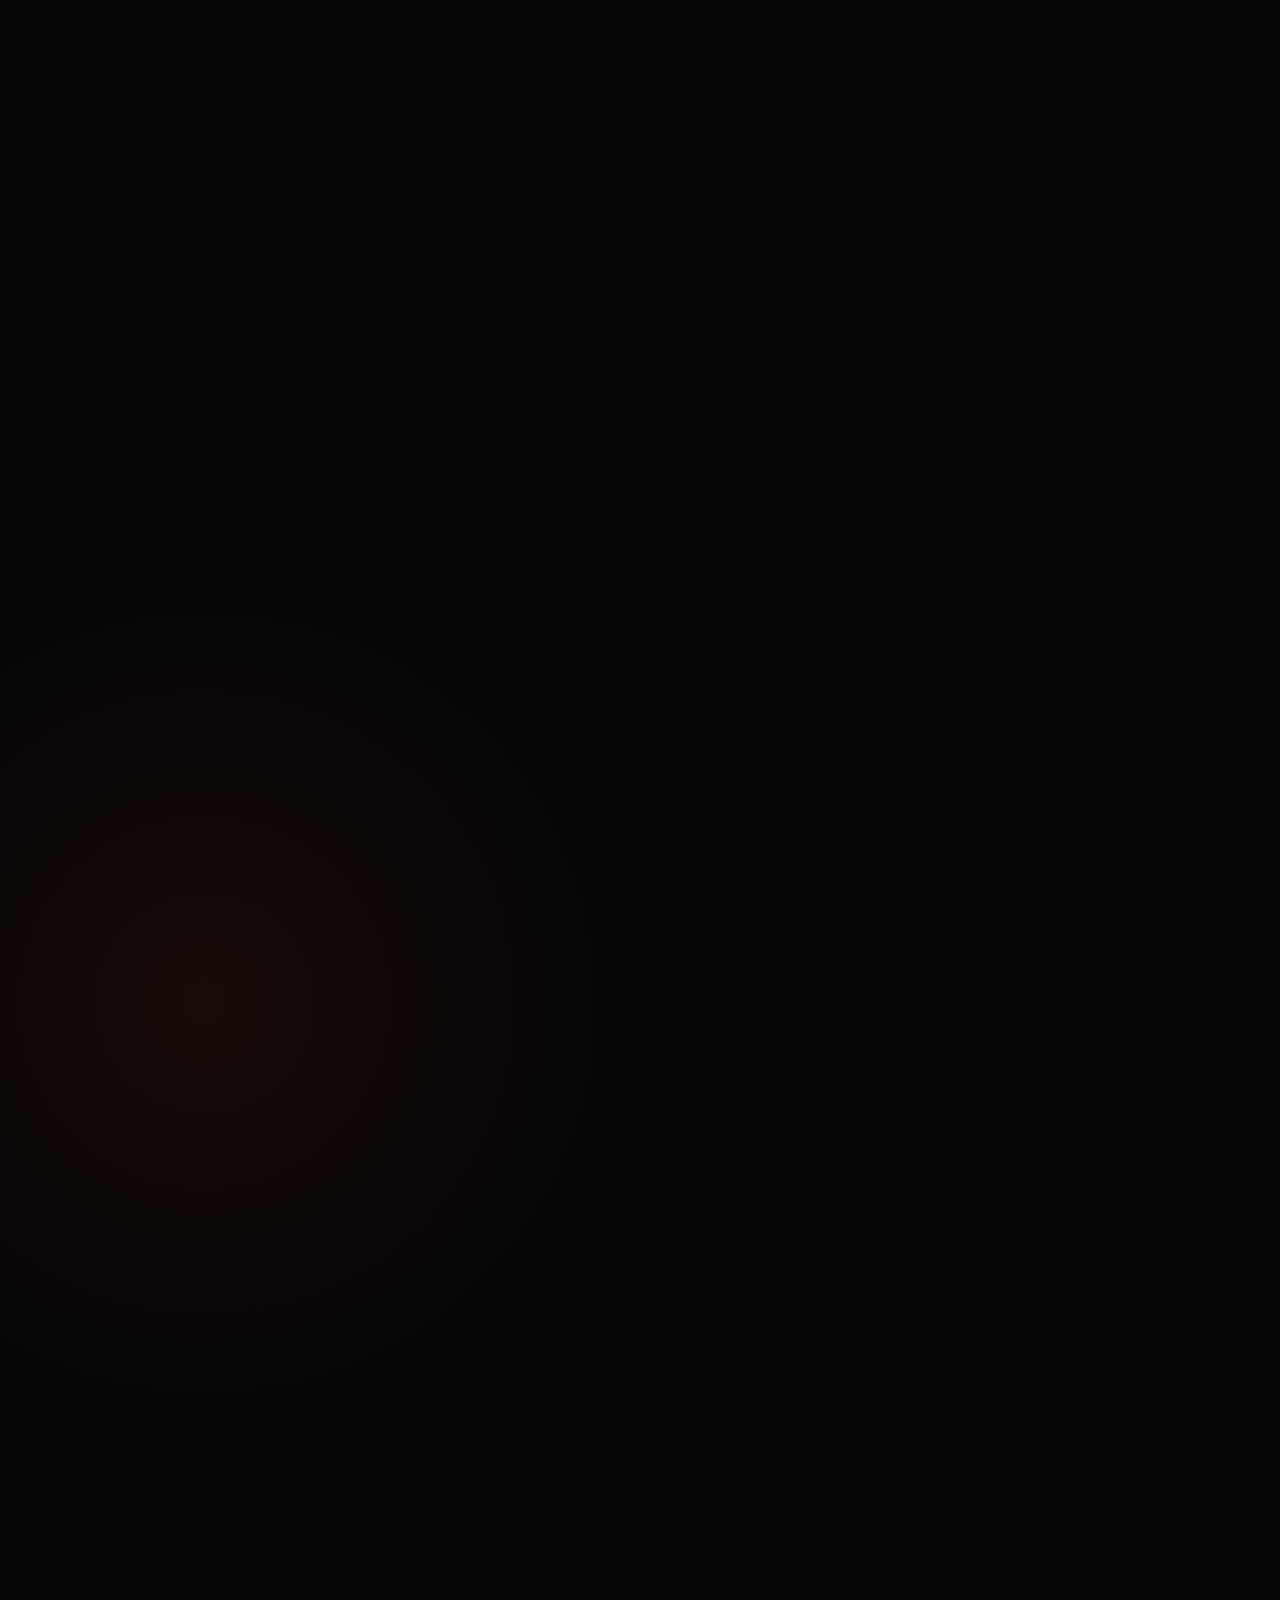
<file: outputs/servizi.html>
<!doctype html>
<html lang="it">
<head>
  <meta charset="utf-8">
  <meta name="viewport" content="width=device-width, initial-scale=1">
  <meta name="theme-color" content="#050505">
  <title>Servizi edili e ristrutturazioni | Ristrutturiamo X Professione</title>
  <meta name="description" content="Ristrutturazioni complete, bagni, cucine, impianti, pavimenti, cartongesso, pittura e manutenzioni a Napoli.">
  <link rel="stylesheet" href="assets/css/styles.css">
</head>
<body data-page="servizi">
  <div data-header></div>
  <main>
    <section class="page-hero">
      <div class="container reveal">
        <span class="eyebrow">Servizi</span>
        <h1>Servizi edilizi completi per abitazioni e spazi commerciali</h1>
        <p class="lead">Dalla progettazione alla realizzazione, trasformiamo ogni spazio in un ambiente funzionale, elegante e costruito su misura.</p>
        <div class="cta-row"><a class="btn btn-primary" data-wa target="_blank" rel="noopener">Richiedi informazioni su WhatsApp</a><a class="btn btn-secondary" data-phone>Chiama ora</a></div>
      </div>
    </section>

    <section class="section-compact section-graphite">
      <div class="container">
        <div class="section-head reveal">
          <div>
            <span class="eyebrow">Come procedere</span>
            <h2>Trova il servizio e passa subito al contatto giusto</h2>
          </div>
          <p>Il flusso è pensato per mobile: scegli la lavorazione, controlla esempi e invia foto su WhatsApp per una prima valutazione.</p>
        </div>
        <div class="reveal" data-flow-cards></div>
      </div>
    </section>

    <section class="section">
      <div class="container grid-3">
        <article class="service-card reveal" id="ristrutturazioni-complete"><span class="icon" data-icon="home"></span><h3>Ristrutturazioni complete</h3><p>Rinnovo integrale di appartamenti, case e locali con opere coordinate e finiture curate.</p></article>
        <article class="service-card reveal" id="appartamenti"><span class="icon" data-icon="ruler"></span><h3>Appartamenti</h3><p>Distribuzione degli spazi, opere murarie, impianti, pavimenti, rivestimenti e tinteggiatura.</p></article>
        <article class="service-card reveal" id="bagni-cucine"><span class="icon" data-icon="tool"></span><h3>Bagni e cucine</h3><p>Ambienti tecnici seguiti con precisione su impianti, pendenze, posa e materiali.</p></article>
        <article class="service-card reveal" id="impianti"><span class="icon" data-icon="tool"></span><h3>Impianti e opere interne</h3><p>Coordinamento delle lavorazioni necessarie per integrare funzionalità e sicurezza.</p></article>
        <article class="service-card reveal" id="pavimenti"><span class="icon" data-icon="tile"></span><h3>Pavimenti e rivestimenti</h3><p>Scelta e posa di superfici resistenti, eleganti e coerenti con lo stile dello spazio.</p></article>
        <article class="service-card reveal" id="finiture"><span class="icon" data-icon="finish"></span><h3>Cartongesso e pittura</h3><p>Controsoffitti, pareti, soluzioni decorative, rasature e tinteggiature professionali.</p></article>
        <article class="service-card reveal"><span class="icon" data-icon="home"></span><h3>Manutenzioni</h3><p>Interventi mirati per mantenere l'immobile efficiente, ordinato e valorizzato.</p></article>
        <article class="service-card reveal"><span class="icon" data-icon="ruler"></span><h3>Spazi commerciali</h3><p>Lavori per attività, uffici e locali con attenzione a tempi, funzionalità e immagine.</p></article>
        <article class="service-card reveal"><span class="icon" data-icon="key"></span><h3>Chiavi in mano</h3><p>Un servizio completo per chi vuole un percorso gestito dall'inizio alla consegna.</p><a class="text-link" href="ristrutturazioni-chiavi-in-mano.html">Scopri il servizio</a></article>
      </div>
    </section>

    <section class="section section-graphite">
      <div class="container split">
        <div class="reveal">
          <span class="eyebrow">Approccio</span>
          <h2>Il servizio giusto parte da un sopralluogo serio</h2>
          <p class="lead">Ogni immobile ha vincoli, potenzialità e priorità diverse. Per questo valutiamo lo stato dei luoghi e proponiamo una gestione concreta delle lavorazioni.</p>
        </div>
        <div class="architect-panel reveal"><span class="blueprint"></span></div>
      </div>
    </section>
  </main>
  <div data-footer></div>
  <script src="assets/js/main.js" defer></script>
</body>
</html>
</file>
<file: outputs/assets/css/styles.css>
:root {
  --black: #050505;
  --graphite: #111111;
  --graphite-2: #1a1a1a;
  --line: rgba(255, 255, 255, 0.1);
  --line-strong: rgba(255, 90, 42, 0.36);
  --orange: #ff3b1f;
  --orange-2: #ff5a2a;
  --warm: #f7f4ef;
  --muted: #b8b8b8;
  --muted-2: #8f8f8f;
  --shadow: 0 22px 80px rgba(0, 0, 0, 0.46);
  --glow: 0 0 36px rgba(255, 59, 31, 0.28);
  --radius: 8px;
  --container: 1180px;
  color-scheme: dark;
}

* {
  box-sizing: border-box;
}

html {
  scroll-behavior: smooth;
}

body {
  margin: 0;
  font-family: Inter, ui-sans-serif, system-ui, -apple-system, BlinkMacSystemFont, "Segoe UI", sans-serif;
  background:
    radial-gradient(circle at 84% 8%, rgba(255, 59, 31, 0.12), transparent 28rem),
    radial-gradient(circle at 16% 36%, rgba(255, 90, 42, 0.08), transparent 26rem),
    var(--black);
  color: var(--warm);
  line-height: 1.6;
  overflow-x: hidden;
}

body::before {
  content: "";
  position: fixed;
  inset: 0;
  pointer-events: none;
  z-index: -2;
  background-image:
    linear-gradient(rgba(255, 255, 255, 0.03) 1px, transparent 1px),
    linear-gradient(90deg, rgba(255, 255, 255, 0.025) 1px, transparent 1px);
  background-size: 48px 48px;
  mask-image: linear-gradient(to bottom, rgba(0, 0, 0, 0.82), transparent 82%);
}

body::after {
  content: "";
  position: fixed;
  inset: 0;
  pointer-events: none;
  z-index: -1;
  opacity: 0.18;
  background-image: url("data:image/svg+xml,%3Csvg viewBox='0 0 180 180' xmlns='http://www.w3.org/2000/svg'%3E%3Cfilter id='n'%3E%3CfeTurbulence type='fractalNoise' baseFrequency='.72' numOctaves='3' stitchTiles='stitch'/%3E%3C/filter%3E%3Crect width='180' height='180' filter='url(%23n)' opacity='.52'/%3E%3C/svg%3E");
}

a {
  color: inherit;
  text-decoration: none;
}

a:focus-visible,
button:focus-visible {
  outline: 2px solid var(--orange-2);
  outline-offset: 3px;
}

img {
  display: block;
  max-width: 100%;
}

button {
  font: inherit;
}

.sr-only {
  position: absolute;
  width: 1px;
  height: 1px;
  padding: 0;
  margin: -1px;
  overflow: hidden;
  clip: rect(0, 0, 0, 0);
  white-space: nowrap;
  border: 0;
}

.container {
  width: 100%;
  max-width: calc(var(--container) + 40px);
  padding-inline: 20px;
  margin-inline: auto;
}

.site-header {
  position: sticky;
  top: 0;
  z-index: 90;
  border-bottom: 1px solid rgba(255, 90, 42, 0.22);
  background: rgba(5, 5, 5, 0.84);
  backdrop-filter: blur(18px);
  box-shadow: 0 10px 42px rgba(0, 0, 0, 0.32);
}

.header-inner {
  display: flex;
  align-items: center;
  justify-content: space-between;
  min-height: 78px;
  gap: 22px;
}

.brand {
  display: flex;
  align-items: center;
  gap: 12px;
  min-width: 220px;
}

.brand img {
  width: 64px;
  height: 64px;
  object-fit: contain;
}

.brand-text {
  display: grid;
  gap: 0;
  line-height: 1.1;
}

.brand-name {
  font-weight: 800;
  font-size: 0.9rem;
  text-transform: uppercase;
}

.brand-sub {
  color: var(--orange-2);
  font-weight: 800;
  font-size: 0.72rem;
  text-transform: uppercase;
}

.main-nav {
  display: flex;
  align-items: center;
  gap: 6px;
}

.main-nav a,
.submenu-toggle {
  color: var(--muted);
  font-size: 0.92rem;
  padding: 10px 12px;
  border-radius: var(--radius);
  transition: color 180ms ease, background 180ms ease;
}

.main-nav a:hover,
.main-nav a.active,
.nav-dropdown.active > .nav-link,
.nav-dropdown:hover > .nav-link,
.nav-dropdown.is-open > .nav-link,
.submenu-toggle:hover {
  color: var(--warm);
  background: rgba(255, 90, 42, 0.12);
}

.nav-dropdown {
  position: relative;
  display: inline-flex;
  align-items: center;
}

.submenu-toggle {
  border: 0;
  background: transparent;
  cursor: pointer;
  padding-inline: 8px;
  color: var(--muted);
}

.submenu {
  position: absolute;
  top: calc(100% + 14px);
  left: 0;
  min-width: 270px;
  display: grid;
  gap: 4px;
  padding: 10px;
  border: 1px solid var(--line);
  border-radius: var(--radius);
  background: rgba(8, 8, 8, 0.96);
  box-shadow: var(--shadow);
  opacity: 0;
  pointer-events: none;
  transform: translateY(8px);
  transition: opacity 180ms ease, transform 180ms ease;
}

.submenu::before {
  content: "";
  position: absolute;
  left: 18px;
  top: -7px;
  width: 12px;
  height: 12px;
  border-left: 1px solid var(--line);
  border-top: 1px solid var(--line);
  background: rgba(8, 8, 8, 0.96);
  transform: rotate(45deg);
}

.nav-dropdown:hover .submenu,
.nav-dropdown:focus-within .submenu,
.nav-dropdown.is-open .submenu {
  opacity: 1;
  pointer-events: auto;
  transform: translateY(0);
}

.submenu a {
  padding: 11px 12px;
  color: var(--muted);
}

.submenu a:hover {
  color: var(--warm);
  background: rgba(255, 90, 42, 0.12);
}

.header-actions {
  display: flex;
  align-items: center;
  gap: 10px;
}

.header-socials {
  display: inline-flex;
  align-items: center;
  gap: 6px;
}

.header-socials a,
.mobile-social-buttons a,
.social-link-buttons a,
.inline-socials a,
.social-mini-actions a {
  display: inline-flex;
  align-items: center;
  justify-content: center;
  gap: 8px;
  min-height: 42px;
  border: 1px solid var(--line);
  border-radius: var(--radius);
  background: rgba(255, 255, 255, 0.045);
  color: var(--warm);
  font-weight: 850;
  transition: transform 180ms ease, border-color 180ms ease, background 180ms ease;
}

.header-socials a {
  width: 42px;
  padding: 0;
}

.header-socials a > span:not(.social-icon) {
  position: absolute;
  width: 1px;
  height: 1px;
  overflow: hidden;
  clip: rect(0, 0, 0, 0);
}

.header-socials a:hover,
.mobile-social-buttons a:hover,
.social-link-buttons a:hover,
.inline-socials a:hover,
.social-mini-actions a:hover {
  transform: translateY(-2px);
  border-color: var(--line-strong);
  background: rgba(255, 90, 42, 0.12);
}

.social-icon,
.social-action-card > span {
  display: inline-grid;
  place-items: center;
  color: var(--orange-2);
}

.social-icon svg,
.social-action-card svg,
.inline-socials svg,
.social-mini-actions svg {
  width: 19px;
  height: 19px;
  stroke: currentColor;
  stroke-width: 2;
  fill: none;
}

.mobile-social-block {
  display: none;
}

.mobile-flow-block {
  display: none;
}

.flow-grid {
  display: grid;
  grid-template-columns: repeat(4, minmax(0, 1fr));
  gap: 12px;
}

.flow-card {
  position: relative;
  min-height: 154px;
  display: grid;
  align-content: end;
  gap: 7px;
  padding: 18px;
  border: 1px solid var(--line);
  border-radius: var(--radius);
  background:
    linear-gradient(135deg, rgba(255, 59, 31, 0.12), transparent 48%),
    rgba(255, 255, 255, 0.045);
  box-shadow: var(--shadow);
  overflow: hidden;
  transition: transform 220ms cubic-bezier(.2, .8, .2, 1), border-color 220ms ease, background 220ms ease;
}

.flow-card:hover {
  transform: translateY(-4px);
  border-color: var(--line-strong);
  background:
    linear-gradient(135deg, rgba(255, 59, 31, 0.18), transparent 48%),
    rgba(255, 255, 255, 0.06);
}

.flow-number {
  position: absolute;
  top: 14px;
  left: 16px;
  color: rgba(247, 244, 239, 0.28);
  font-size: 1.8rem;
  font-weight: 950;
  line-height: 1;
}

.flow-icon {
  width: 42px;
  height: 42px;
  display: inline-grid;
  place-items: center;
  border: 1px solid var(--line-strong);
  border-radius: var(--radius);
  color: var(--orange-2);
  background: rgba(255, 59, 31, 0.1);
}

.flow-icon svg {
  width: 21px;
  height: 21px;
  stroke: currentColor;
  stroke-width: 2;
  fill: none;
}

.flow-card strong {
  font-size: 1.02rem;
  line-height: 1.2;
}

.flow-card small {
  color: var(--muted);
  line-height: 1.35;
}

.mobile-quickbar {
  display: none;
}

.menu-toggle {
  display: none;
  width: 44px;
  height: 44px;
  border: 1px solid var(--line);
  border-radius: var(--radius);
  background: rgba(255, 255, 255, 0.04);
  color: var(--warm);
  cursor: pointer;
}

.menu-toggle span {
  display: block;
  width: 18px;
  height: 2px;
  margin: 4px auto;
  background: currentColor;
  transition: transform 180ms ease, opacity 180ms ease;
}

.menu-toggle[aria-expanded="true"] span:nth-child(1) {
  transform: translateY(6px) rotate(45deg);
}

.menu-toggle[aria-expanded="true"] span:nth-child(2) {
  opacity: 0;
}

.menu-toggle[aria-expanded="true"] span:nth-child(3) {
  transform: translateY(-6px) rotate(-45deg);
}

.btn {
  display: inline-flex;
  align-items: center;
  justify-content: center;
  min-height: 46px;
  gap: 9px;
  padding: 12px 18px;
  border: 1px solid transparent;
  border-radius: var(--radius);
  font-weight: 800;
  line-height: 1.1;
  transition: transform 220ms cubic-bezier(.2, .8, .2, 1), box-shadow 220ms ease, border-color 220ms ease, background 220ms ease;
}

.btn:hover {
  transform: translateY(-2px);
}

.btn-primary {
  color: #160604;
  background: linear-gradient(135deg, var(--orange), var(--orange-2));
  box-shadow: var(--glow);
}

.btn-secondary {
  color: var(--warm);
  border-color: rgba(255, 255, 255, 0.18);
  background: rgba(255, 255, 255, 0.06);
}

.btn-secondary:hover {
  border-color: var(--line-strong);
  box-shadow: 0 12px 38px rgba(255, 59, 31, 0.14);
}

.btn-wide {
  width: 100%;
}

.hero {
  position: relative;
  min-height: calc(100vh - 78px);
  display: grid;
  align-items: center;
  overflow: hidden;
  border-bottom: 1px solid var(--line);
}

.hero::before {
  content: "";
  position: absolute;
  inset: 0;
  background:
    linear-gradient(90deg, rgba(5, 5, 5, 0.96) 0%, rgba(5, 5, 5, 0.82) 42%, rgba(5, 5, 5, 0.26) 78%),
    url("../images/lavori-reali/hero-lavoro-reale.webp") center right / cover no-repeat;
  z-index: -2;
}

.hero::after {
  content: "";
  position: absolute;
  width: min(54vw, 660px);
  aspect-ratio: 1.55;
  right: 6vw;
  bottom: 7vh;
  background:
    linear-gradient(135deg, transparent 47%, rgba(255, 90, 42, 0.78) 48%, rgba(255, 90, 42, 0.78) 51%, transparent 52%),
    linear-gradient(25deg, transparent 41%, rgba(255, 59, 31, 0.48) 42%, rgba(255, 59, 31, 0.48) 45%, transparent 46%);
  filter: drop-shadow(0 28px 48px rgba(255, 59, 31, 0.2));
  transform: perspective(700px) rotateX(57deg) rotateZ(-8deg);
  opacity: 0.72;
  z-index: -1;
}

.hero-content {
  max-width: 760px;
  padding-block: 92px;
}

.eyebrow {
  display: inline-flex;
  align-items: center;
  gap: 10px;
  color: var(--orange-2);
  font-size: 0.78rem;
  font-weight: 900;
  text-transform: uppercase;
}

.eyebrow::before {
  content: "";
  width: 42px;
  height: 2px;
  background: currentColor;
  box-shadow: var(--glow);
}

h1,
h2,
h3,
p {
  margin-top: 0;
}

h1 {
  max-width: 820px;
  margin-bottom: 22px;
  font-size: clamp(2.8rem, 7vw, 6.1rem);
  line-height: 0.98;
  font-weight: 900;
  text-wrap: balance;
}

.page-hero h1 {
  font-size: clamp(2.5rem, 5.4vw, 5rem);
}

h2 {
  margin-bottom: 18px;
  font-size: clamp(2rem, 4vw, 3.5rem);
  line-height: 1.05;
  font-weight: 900;
}

h3 {
  margin-bottom: 10px;
  font-size: 1.18rem;
  line-height: 1.25;
}

.lead {
  max-width: 700px;
  color: var(--muted);
  font-size: clamp(1.06rem, 2vw, 1.28rem);
  overflow-wrap: break-word;
}

.hero-actions,
.cta-row {
  display: flex;
  flex-wrap: wrap;
  gap: 12px;
  margin-top: 30px;
}

.hero-metrics {
  display: grid;
  grid-template-columns: repeat(3, minmax(0, 1fr));
  gap: 14px;
  max-width: 680px;
  margin-top: 44px;
}

.metric,
.trust-item,
.service-card,
.feature-card,
.project-card,
.contact-panel,
.phase,
.review-band,
.video-box {
  border: 1px solid var(--line);
  border-radius: var(--radius);
  background: linear-gradient(145deg, rgba(255, 255, 255, 0.07), rgba(255, 255, 255, 0.025));
  box-shadow: var(--shadow);
}

.metric {
  padding: 18px;
}

.metric strong {
  display: block;
  color: var(--warm);
  font-size: 1.45rem;
  line-height: 1;
}

.metric span {
  color: var(--muted);
  font-size: 0.9rem;
}

.section {
  padding: 96px 0;
  position: relative;
  content-visibility: auto;
  contain-intrinsic-size: 700px;
}

.section-compact {
  padding: 72px 0;
}

.section-graphite {
  background: linear-gradient(180deg, rgba(17, 17, 17, 0.94), rgba(5, 5, 5, 0.92));
  border-block: 1px solid var(--line);
}

.section-head {
  display: flex;
  align-items: end;
  justify-content: space-between;
  gap: 28px;
  margin-bottom: 34px;
}

.section-head p {
  max-width: 520px;
  color: var(--muted);
}

.trust-grid {
  display: grid;
  grid-template-columns: repeat(4, minmax(0, 1fr));
  gap: 16px;
}

.trust-item,
.feature-card,
.phase {
  padding: 24px;
}

.icon {
  display: inline-grid;
  place-items: center;
  width: 44px;
  height: 44px;
  margin-bottom: 18px;
  border: 1px solid var(--line-strong);
  border-radius: var(--radius);
  color: var(--orange-2);
  background: rgba(255, 59, 31, 0.1);
  box-shadow: inset 0 0 28px rgba(255, 59, 31, 0.08);
}

.icon svg {
  width: 23px;
  height: 23px;
  stroke: currentColor;
  stroke-width: 2;
  fill: none;
}

.grid-3 {
  display: grid;
  grid-template-columns: repeat(3, minmax(0, 1fr));
  gap: 18px;
}

.grid-2 {
  display: grid;
  grid-template-columns: repeat(2, minmax(0, 1fr));
  gap: 22px;
}

.service-card {
  position: relative;
  min-height: 260px;
  padding: 26px;
  overflow: hidden;
  transition: transform 260ms cubic-bezier(.2, .8, .2, 1), border-color 220ms ease, background 220ms ease;
}

.service-card[id] {
  scroll-margin-top: 110px;
}

.service-card::before {
  content: "";
  position: absolute;
  inset: 0;
  opacity: 0;
  background:
    linear-gradient(135deg, rgba(255, 59, 31, 0.18), transparent 42%),
    linear-gradient(45deg, transparent 55%, rgba(255, 90, 42, 0.18) 56%, transparent 57%);
  transition: opacity 180ms ease;
}

.service-card:hover {
  transform: translateY(-6px);
  border-color: var(--line-strong);
  background: linear-gradient(145deg, rgba(255, 255, 255, 0.09), rgba(255, 59, 31, 0.04));
}

.service-card:hover::before {
  opacity: 1;
}

.service-card > * {
  position: relative;
}

.service-card p,
.trust-item p,
.feature-card p,
.phase p,
.contact-panel p,
.project-card p {
  color: var(--muted);
}

.text-link {
  display: inline-flex;
  align-items: center;
  gap: 8px;
  margin-top: 14px;
  color: var(--orange-2);
  font-weight: 900;
}

.split {
  display: grid;
  grid-template-columns: 1.04fr 0.96fr;
  gap: 42px;
  align-items: center;
}

.architect-panel {
  position: relative;
  min-height: 440px;
  border: 1px solid var(--line);
  border-radius: var(--radius);
  overflow: hidden;
  background:
    linear-gradient(135deg, rgba(255, 59, 31, 0.18), transparent 34%),
    linear-gradient(165deg, rgba(255, 255, 255, 0.08), rgba(255, 255, 255, 0.02)),
    #0c0c0c;
  box-shadow: var(--shadow);
}

.architect-panel::before {
  content: "";
  position: absolute;
  inset: 48px;
  border: 1px solid rgba(255, 255, 255, 0.14);
  transform: skewY(-9deg);
}

.architect-panel::after {
  content: "";
  position: absolute;
  width: 78%;
  height: 54%;
  right: -8%;
  bottom: 12%;
  background:
    linear-gradient(135deg, transparent 38%, var(--orange) 39%, var(--orange) 43%, transparent 44%),
    linear-gradient(25deg, transparent 48%, rgba(255, 90, 42, 0.7) 49%, rgba(255, 90, 42, 0.7) 52%, transparent 53%),
    linear-gradient(180deg, rgba(255, 255, 255, 0.09), rgba(255, 255, 255, 0.02));
  transform: perspective(760px) rotateX(52deg) rotateZ(-13deg);
  filter: drop-shadow(0 28px 40px rgba(255, 59, 31, 0.18));
}

.blueprint {
  position: absolute;
  inset: 0;
  opacity: 0.42;
  background-image:
    linear-gradient(90deg, rgba(255, 255, 255, 0.07) 1px, transparent 1px),
    linear-gradient(rgba(255, 255, 255, 0.07) 1px, transparent 1px);
  background-size: 34px 34px;
}

.quote-list {
  display: grid;
  gap: 12px;
  margin: 26px 0 0;
  padding: 0;
  list-style: none;
}

.quote-list li {
  position: relative;
  padding: 14px 14px 14px 42px;
  border: 1px solid var(--line);
  border-radius: var(--radius);
  color: var(--muted);
  background: rgba(255, 255, 255, 0.035);
}

.quote-list li::before {
  content: "";
  position: absolute;
  left: 16px;
  top: 20px;
  width: 12px;
  height: 12px;
  border-top: 2px solid var(--orange-2);
  border-right: 2px solid var(--orange-2);
  transform: rotate(45deg);
}

.steps {
  display: grid;
  grid-template-columns: repeat(4, minmax(0, 1fr));
  gap: 16px;
  counter-reset: phase;
}

.phase {
  position: relative;
  overflow: hidden;
}

.phase::before {
  counter-increment: phase;
  content: "0" counter(phase);
  display: block;
  margin-bottom: 28px;
  color: var(--orange-2);
  font-weight: 900;
  font-size: 0.9rem;
}

.phase::after {
  content: "";
  position: absolute;
  left: 24px;
  right: 24px;
  top: 58px;
  height: 1px;
  background: linear-gradient(90deg, var(--orange), transparent);
}

.page-hero {
  padding: 118px 0 72px;
  border-bottom: 1px solid var(--line);
  background:
    linear-gradient(135deg, rgba(255, 59, 31, 0.13), transparent 44%),
    linear-gradient(180deg, rgba(17, 17, 17, 0.72), rgba(5, 5, 5, 0));
}

.page-hero .lead {
  max-width: 780px;
}

.video-box {
  display: grid;
  place-items: center;
  min-height: 360px;
  overflow: hidden;
  position: relative;
  background:
    linear-gradient(135deg, rgba(255, 59, 31, 0.16), transparent 42%),
    linear-gradient(145deg, rgba(255, 255, 255, 0.08), rgba(255, 255, 255, 0.02));
}

.video-shell {
  margin: 0;
  overflow: hidden;
  border: 1px solid var(--line);
  border-radius: var(--radius);
  background:
    linear-gradient(135deg, rgba(255, 59, 31, 0.18), transparent 46%),
    #090909;
  box-shadow: var(--shadow);
}

.company-video {
  display: block;
  width: 100%;
  height: auto;
  max-height: min(720px, 74vh);
  object-fit: contain;
  background: #000;
}

.video-shell figcaption {
  display: grid;
  gap: 4px;
  padding: 18px 20px;
  color: var(--muted);
}

.video-shell figcaption span {
  color: var(--orange-2);
  font-size: 0.78rem;
  font-weight: 900;
  text-transform: uppercase;
}

.before-after-grid {
  display: grid;
  grid-template-columns: repeat(3, minmax(0, 1fr));
  gap: 18px;
}

.before-after-card {
  overflow: hidden;
  border: 1px solid var(--line);
  border-radius: var(--radius);
  background: linear-gradient(145deg, rgba(255, 255, 255, 0.07), rgba(255, 255, 255, 0.025));
  box-shadow: var(--shadow);
  transition: transform 260ms cubic-bezier(.2, .8, .2, 1), border-color 220ms ease;
}

.before-after-card:hover {
  transform: translateY(-6px);
  border-color: var(--line-strong);
}

.compare {
  --split: 54%;
  position: relative;
  aspect-ratio: 3 / 2;
  overflow: hidden;
  background: #090909;
}

.compare img {
  width: 100%;
  height: 100%;
  object-fit: cover;
}

.after-layer {
  position: absolute;
  inset: 0;
  width: var(--split);
  overflow: hidden;
  border-right: 2px solid var(--orange-2);
  box-shadow: 18px 0 42px rgba(255, 59, 31, 0.24);
  transition: width 520ms cubic-bezier(.2, .8, .2, 1);
}

.before-after-card:hover .after-layer {
  width: 68%;
}

.after-layer img {
  width: auto;
  height: 100%;
  max-width: none;
}

.compare-label {
  position: absolute;
  top: 14px;
  z-index: 2;
  display: inline-flex;
  padding: 7px 10px;
  border-radius: var(--radius);
  color: var(--warm);
  font-size: 0.78rem;
  font-weight: 900;
  text-transform: uppercase;
  background: rgba(5, 5, 5, 0.76);
  border: 1px solid var(--line);
}

.compare-label.before {
  right: 14px;
}

.compare-label.after {
  left: 14px;
  color: #160604;
  background: linear-gradient(135deg, var(--orange), var(--orange-2));
}

.work-photo {
  position: relative;
  aspect-ratio: 1 / 1;
  overflow: hidden;
  background: #090909;
}

.work-photo.is-tall {
  aspect-ratio: 4 / 5;
}

.work-photo img,
.project-visual img {
  width: 100%;
  height: 100%;
  display: block;
  object-fit: cover;
}

.work-badge {
  position: absolute;
  left: 14px;
  top: 14px;
  z-index: 2;
  display: inline-flex;
  padding: 7px 10px;
  border-radius: var(--radius);
  color: #160604;
  font-size: 0.74rem;
  font-weight: 900;
  text-transform: uppercase;
  background: linear-gradient(135deg, var(--orange), var(--orange-2));
  box-shadow: 0 14px 28px rgba(255, 59, 31, 0.2);
}

.social-proof-grid {
  display: grid;
  grid-template-columns: 1fr;
  gap: 12px;
}

.social-proof-card {
  display: grid;
  gap: 6px;
  padding: 20px;
  border: 1px solid var(--line);
  border-radius: var(--radius);
  background:
    linear-gradient(135deg, rgba(255, 59, 31, 0.12), transparent 42%),
    rgba(255, 255, 255, 0.045);
  box-shadow: var(--shadow);
  transition: transform 240ms cubic-bezier(.2, .8, .2, 1), border-color 220ms ease, background 220ms ease;
}

.social-proof-card:hover {
  transform: translateY(-4px);
  border-color: var(--line-strong);
  background:
    linear-gradient(135deg, rgba(255, 59, 31, 0.2), transparent 42%),
    rgba(255, 255, 255, 0.06);
}

.social-proof-card span {
  color: var(--orange-2);
  font-size: 0.78rem;
  font-weight: 900;
  text-transform: uppercase;
}

.social-proof-card strong {
  color: var(--warm);
  font-size: 1.08rem;
}

.social-spotlight {
  border-block: 1px solid rgba(255, 90, 42, 0.22);
  background:
    linear-gradient(135deg, rgba(255, 59, 31, 0.18), transparent 42%),
    linear-gradient(180deg, rgba(17, 17, 17, 0.9), rgba(5, 5, 5, 0.92));
}

.social-spotlight-inner {
  display: grid;
  grid-template-columns: 0.92fr 1.08fr;
  gap: 28px;
  align-items: center;
}

.social-spotlight p,
.social-after-note p {
  color: var(--muted);
}

.social-showcase {
  display: grid;
  grid-template-columns: repeat(3, minmax(0, 1fr));
  gap: 12px;
}

.social-action-card {
  min-height: 150px;
  display: grid;
  align-content: end;
  gap: 8px;
  padding: 18px;
  border: 1px solid var(--line);
  border-radius: var(--radius);
  background:
    linear-gradient(145deg, rgba(255, 255, 255, 0.07), rgba(255, 255, 255, 0.025)),
    #0a0a0a;
  box-shadow: var(--shadow);
  position: relative;
  overflow: hidden;
  transition: transform 220ms cubic-bezier(.2, .8, .2, 1), border-color 220ms ease, background 220ms ease;
}

.social-action-card::before {
  content: "";
  position: absolute;
  inset: 14px;
  border: 1px solid rgba(255, 255, 255, 0.1);
  opacity: 0.7;
  pointer-events: none;
}

.social-action-card.is-primary {
  border-color: rgba(255, 90, 42, 0.48);
  background:
    linear-gradient(135deg, rgba(255, 59, 31, 0.24), transparent 48%),
    linear-gradient(145deg, rgba(255, 255, 255, 0.08), rgba(255, 255, 255, 0.025)),
    #0a0a0a;
}

.social-action-card:hover {
  transform: translateY(-5px);
  border-color: var(--line-strong);
}

.social-action-card > * {
  position: relative;
}

.social-action-card > span {
  width: 42px;
  height: 42px;
  border: 1px solid var(--line-strong);
  border-radius: var(--radius);
  background: rgba(255, 59, 31, 0.1);
}

.social-action-card strong {
  font-size: 1.06rem;
}

.social-action-card small {
  color: var(--muted);
  line-height: 1.35;
}

.social-after-note {
  display: grid;
  grid-template-columns: 1fr auto;
  gap: 22px;
  align-items: center;
  margin-top: 22px;
  padding: 22px;
  border: 1px solid var(--line);
  border-radius: var(--radius);
  background:
    linear-gradient(135deg, rgba(255, 59, 31, 0.13), transparent 44%),
    rgba(255, 255, 255, 0.045);
}

.social-after-note h3 {
  margin-bottom: 6px;
}

.social-mini-actions,
.inline-socials {
  display: flex;
  flex-wrap: wrap;
  gap: 8px;
}

.social-mini-actions a,
.inline-socials a {
  padding: 9px 12px;
  color: var(--warm);
}

.inline-socials {
  margin-top: 10px;
}

.video-box::before {
  content: "";
  width: 76px;
  height: 76px;
  border-radius: 50%;
  border: 1px solid var(--line-strong);
  background: rgba(255, 59, 31, 0.12);
  box-shadow: var(--glow);
}

.video-box::after {
  content: "";
  position: absolute;
  border-left: 18px solid var(--orange-2);
  border-block: 12px solid transparent;
  transform: translateX(4px);
}

.video-note {
  position: absolute;
  left: 24px;
  bottom: 20px;
  color: var(--muted);
  font-size: 0.9rem;
}

.project-card {
  overflow: hidden;
  background: #0d0d0d;
  transition: transform 260ms cubic-bezier(.2, .8, .2, 1), border-color 220ms ease;
}

.project-card:hover {
  transform: translateY(-6px);
  border-color: var(--line-strong);
}

.project-visual {
  min-height: 260px;
  aspect-ratio: 16 / 11;
  background: #090909;
  position: relative;
}

.project-visual::after {
  content: "";
  position: absolute;
  inset: 0;
  background:
    linear-gradient(180deg, transparent 44%, rgba(5, 5, 5, 0.46) 100%),
    linear-gradient(135deg, rgba(255, 59, 31, 0.16), transparent 32%);
  pointer-events: none;
}

.project-body {
  padding: 24px;
}

.tag {
  display: inline-flex;
  margin-bottom: 12px;
  color: var(--orange-2);
  font-size: 0.78rem;
  font-weight: 900;
  text-transform: uppercase;
}

.review-band {
  display: grid;
  grid-template-columns: 1fr auto;
  gap: 24px;
  align-items: center;
  padding: 30px;
  background:
    linear-gradient(135deg, rgba(255, 59, 31, 0.18), transparent 40%),
    linear-gradient(145deg, rgba(255, 255, 255, 0.08), rgba(255, 255, 255, 0.025));
}

.contact-layout {
  display: grid;
  grid-template-columns: 0.9fr 1.1fr;
  gap: 22px;
}

.contact-panel {
  padding: 26px;
}

.contact-lines {
  display: grid;
  gap: 14px;
  margin-top: 22px;
}

.contact-line {
  display: grid;
  grid-template-columns: 44px 1fr;
  gap: 14px;
  align-items: start;
  padding-bottom: 14px;
  border-bottom: 1px solid var(--line);
}

.contact-line:last-child {
  border-bottom: 0;
  padding-bottom: 0;
}

.hours {
  display: grid;
  gap: 8px;
  margin: 18px 0 0;
  padding: 0;
  list-style: none;
}

.hours li {
  display: flex;
  justify-content: space-between;
  gap: 20px;
  color: var(--muted);
  border-bottom: 1px solid rgba(255, 255, 255, 0.07);
  padding-bottom: 8px;
}

.map-panel {
  min-height: 440px;
  padding: 34px;
  border: 1px solid var(--line);
  border-radius: var(--radius);
  background:
    linear-gradient(135deg, rgba(255, 59, 31, 0.16), transparent 36%),
    linear-gradient(90deg, rgba(255, 255, 255, 0.06) 1px, transparent 1px),
    linear-gradient(rgba(255, 255, 255, 0.06) 1px, transparent 1px),
    #0d0d0d;
  background-size: auto, 38px 38px, 38px 38px, auto;
  box-shadow: var(--shadow);
  display: grid;
  align-content: end;
}

.site-footer {
  border-top: 1px solid var(--line);
  background: #030303;
  padding: 66px 0 28px;
}

.footer-grid {
  display: grid;
  grid-template-columns: 1.2fr 0.8fr 0.8fr 0.9fr;
  gap: 36px;
}

.footer-logo {
  width: 86px;
  margin-bottom: 18px;
}

.footer-title {
  color: var(--warm);
  font-weight: 900;
  margin-bottom: 12px;
}

.footer-links,
.social-links {
  display: grid;
  gap: 10px;
}

.footer-social-compact {
  margin-bottom: 14px;
}

.social-link-buttons {
  display: grid;
  gap: 8px;
}

.social-link-buttons a {
  padding: 9px 11px;
  justify-content: flex-start;
}

.footer-links a,
.social-links a,
.footer-copy a {
  color: var(--muted);
}

.footer-links a:hover,
.social-links a:hover,
.footer-copy a:hover {
  color: var(--orange-2);
}

.footer-copy {
  display: flex;
  flex-wrap: wrap;
  justify-content: space-between;
  gap: 18px;
  margin-top: 42px;
  padding-top: 22px;
  border-top: 1px solid var(--line);
  color: var(--muted-2);
  font-size: 0.9rem;
}

.reveal {
  opacity: 0;
  transform: translateY(24px);
  transition: opacity 700ms ease, transform 700ms cubic-bezier(.2, .8, .2, 1);
}

.hero .reveal,
.page-hero .reveal {
  opacity: 1;
  transform: none;
}

.reveal.is-visible {
  opacity: 1;
  transform: translateY(0);
}

.chatbot {
  position: fixed;
  right: 22px;
  bottom: 22px;
  z-index: 70;
  display: grid;
  justify-items: end;
  gap: 12px;
}

.chatbot-fab {
  display: inline-flex;
  align-items: center;
  gap: 10px;
  min-height: 54px;
  padding: 10px 16px 10px 10px;
  border: 1px solid rgba(255, 90, 42, 0.42);
  border-radius: 999px;
  background: linear-gradient(135deg, var(--orange), var(--orange-2));
  color: #160604;
  box-shadow: var(--glow), 0 18px 46px rgba(0, 0, 0, 0.42);
  cursor: pointer;
}

.chatbot-fab span {
  display: grid;
  place-items: center;
  width: 34px;
  height: 34px;
  border-radius: 50%;
  background: rgba(5, 5, 5, 0.92);
  color: var(--warm);
  font-weight: 900;
}

.chatbot-fab .ai-mark {
  position: relative;
  grid-template-rows: 1fr;
}

.chatbot-fab .ai-mark svg {
  width: 22px;
  height: 22px;
  stroke: currentColor;
  stroke-width: 2;
  fill: none;
  opacity: 0.42;
}

.chatbot-fab .ai-mark em {
  position: absolute;
  inset: 0;
  display: grid;
  place-items: center;
  font-style: normal;
  font-size: 0.72rem;
  letter-spacing: 0;
}

.chatbot-fab strong {
  font-size: 0.92rem;
}

.chatbot-panel {
  width: min(390px, calc(100vw - 28px));
  max-height: min(720px, calc(100vh - 104px));
  overflow: auto;
  border: 1px solid var(--line);
  border-radius: var(--radius);
  background:
    linear-gradient(135deg, rgba(255, 59, 31, 0.16), transparent 44%),
    #070707;
  box-shadow: var(--shadow);
  padding: 18px;
}

.chatbot-panel[hidden] {
  display: none;
}

.chatbot-head {
  display: flex;
  align-items: start;
  justify-content: space-between;
  gap: 16px;
  padding-bottom: 14px;
  border-bottom: 1px solid var(--line);
}

.chatbot-head h2 {
  margin: 8px 0 0;
  font-size: 1.35rem;
  line-height: 1.1;
}

.ai-label {
  display: inline-flex;
  align-items: center;
  gap: 8px;
  color: var(--orange-2);
  font-size: 0.78rem;
  font-weight: 900;
  text-transform: uppercase;
}

.ai-label span {
  display: inline-grid;
  place-items: center;
  width: 28px;
  height: 28px;
  border: 1px solid var(--line-strong);
  border-radius: var(--radius);
  background: rgba(255, 59, 31, 0.1);
}

.ai-label svg {
  width: 16px;
  height: 16px;
  stroke: currentColor;
  stroke-width: 2;
  fill: none;
}

.chatbot-close {
  display: grid;
  place-items: center;
  width: 36px;
  height: 36px;
  border: 1px solid var(--line);
  border-radius: var(--radius);
  background: rgba(255, 255, 255, 0.05);
  color: var(--warm);
  cursor: pointer;
  font-size: 1.4rem;
}

.chatbot-thread {
  display: grid;
  gap: 10px;
  padding: 16px 0;
}

.bot-message,
.user-message {
  max-width: 92%;
  padding: 12px 14px;
  border-radius: var(--radius);
  color: var(--warm);
  font-size: 0.94rem;
}

.bot-message {
  justify-self: start;
  background: rgba(255, 255, 255, 0.07);
  border: 1px solid var(--line);
}

.user-message {
  justify-self: end;
  background: rgba(255, 90, 42, 0.18);
  border: 1px solid var(--line-strong);
}

.chatbot-answer-link {
  justify-self: start;
  color: var(--orange-2);
  font-weight: 900;
}

.chatbot-questions {
  display: grid;
  grid-template-columns: 1fr;
  gap: 8px;
}

.chatbot-form {
  display: grid;
  grid-template-columns: 1fr auto;
  gap: 8px;
  margin-bottom: 12px;
}

.chatbot-form input {
  min-width: 0;
  min-height: 44px;
  padding: 11px 12px;
  border: 1px solid var(--line);
  border-radius: var(--radius);
  background: rgba(255, 255, 255, 0.055);
  color: var(--warm);
}

.chatbot-form input::placeholder {
  color: var(--muted-2);
}

.chatbot-form button {
  min-height: 44px;
  padding: 10px 13px;
  border: 0;
  border-radius: var(--radius);
  background: linear-gradient(135deg, var(--orange), var(--orange-2));
  color: #160604;
  font-weight: 900;
  cursor: pointer;
}

.chatbot-questions button {
  width: 100%;
  padding: 11px 12px;
  border: 1px solid var(--line);
  border-radius: var(--radius);
  background: rgba(255, 255, 255, 0.045);
  color: var(--warm);
  text-align: left;
  cursor: pointer;
}

.chatbot-questions button:hover {
  border-color: var(--line-strong);
  background: rgba(255, 90, 42, 0.11);
}

.chatbot-direct {
  display: grid;
  grid-template-columns: 1fr 1fr;
  gap: 8px;
  margin-top: 14px;
}

@media (prefers-reduced-motion: reduce) {
  *,
  *::before,
  *::after {
    scroll-behavior: auto !important;
    transition: none !important;
  }

  .reveal {
    opacity: 1;
    transform: none;
  }

  .after-layer {
    transition: none;
  }
}

@supports (background-image: image-set(url("../images/lavori-reali/hero-lavoro-reale.webp") type("image/webp"))) {
  .hero::before {
    background:
      linear-gradient(90deg, rgba(5, 5, 5, 0.96) 0%, rgba(5, 5, 5, 0.82) 42%, rgba(5, 5, 5, 0.26) 78%),
      image-set(
        url("../images/lavori-reali/hero-lavoro-reale.webp") type("image/webp")
      ) center right / cover no-repeat;
  }
}

@media (max-width: 1040px) {
  body.nav-open {
    overflow: hidden;
  }

  .main-nav {
    position: fixed;
    inset: 78px 16px auto 16px;
    max-height: calc(100vh - 102px);
    overflow: auto;
    display: none;
    flex-direction: column;
    align-items: stretch;
    padding: 14px;
    border: 1px solid var(--line);
    border-radius: var(--radius);
    background: #050505;
    box-shadow: var(--shadow);
  }

  .main-nav.is-open {
    display: flex;
  }

  .main-nav a {
    padding: 14px;
  }

  .nav-dropdown {
    display: grid;
    grid-template-columns: 1fr 44px;
    align-items: stretch;
  }

  .nav-dropdown > .nav-link {
    grid-column: 1;
  }

  .submenu-toggle {
    grid-column: 2;
    min-height: 48px;
    border: 1px solid var(--line);
    background: rgba(255, 255, 255, 0.04);
  }

  .submenu {
    position: static;
    grid-column: 1 / -1;
    min-width: 0;
    display: none;
    margin: 2px 0 6px;
    opacity: 1;
    pointer-events: auto;
    transform: none;
    box-shadow: none;
    background: rgba(255, 255, 255, 0.035);
  }

  .submenu::before {
    display: none;
  }

  .nav-dropdown:hover .submenu,
  .nav-dropdown:focus-within .submenu {
    display: none;
  }

  .nav-dropdown.is-open .submenu {
    display: grid;
  }

  .menu-toggle {
    display: block;
  }

  .header-actions .btn {
    display: none;
  }

  .header-socials {
    display: none;
  }

  .mobile-social-block {
    display: grid;
    gap: 10px;
    margin-top: 6px;
    padding: 12px;
    border: 1px solid var(--line);
    border-radius: var(--radius);
    background: rgba(255, 255, 255, 0.035);
  }

  .mobile-social-block > span {
    color: var(--muted);
    font-size: 0.82rem;
    font-weight: 900;
    text-transform: uppercase;
  }

  .mobile-social-buttons {
    display: grid;
    grid-template-columns: repeat(3, minmax(0, 1fr));
    gap: 8px;
  }

  .mobile-social-buttons a {
    min-width: 0;
    padding: 10px 8px;
    font-size: 0.82rem;
  }

  .mobile-flow-block {
    display: grid;
    gap: 10px;
    margin-top: 6px;
    padding: 12px;
    border: 1px solid var(--line);
    border-radius: var(--radius);
    background: rgba(255, 255, 255, 0.035);
  }

  .mobile-flow-block > span {
    color: var(--muted);
    font-size: 0.82rem;
    font-weight: 900;
    text-transform: uppercase;
  }

  .mobile-flow-block .flow-grid {
    grid-template-columns: 1fr 1fr;
    gap: 8px;
  }

  .mobile-flow-block .flow-card {
    min-height: 98px;
    padding: 12px;
    box-shadow: none;
  }

  .mobile-flow-block .flow-number {
    top: 10px;
    left: 12px;
    font-size: 1.18rem;
  }

  .mobile-flow-block .flow-icon {
    width: 32px;
    height: 32px;
  }

  .mobile-flow-block .flow-icon svg {
    width: 17px;
    height: 17px;
  }

  .mobile-flow-block .flow-card small {
    display: none;
  }

  .trust-grid,
  .steps {
    grid-template-columns: repeat(2, minmax(0, 1fr));
  }

  .grid-3,
  .before-after-grid,
  .footer-grid {
    grid-template-columns: repeat(2, minmax(0, 1fr));
  }

  .split,
  .contact-layout,
  .social-spotlight-inner {
    grid-template-columns: 1fr;
  }
}

@media (max-width: 720px) {
  .container {
    max-width: calc(var(--container) + 28px);
    padding-inline: 14px;
  }

  .brand {
    min-width: 0;
  }

  .brand img {
    width: 54px;
    height: 54px;
  }

  .brand-name {
    font-size: 0.78rem;
  }

  .brand-sub {
    font-size: 0.66rem;
  }

  .hero {
    min-height: auto;
  }

  .hero::before {
    background:
      linear-gradient(180deg, rgba(5, 5, 5, 0.92) 0%, rgba(5, 5, 5, 0.76) 52%, rgba(5, 5, 5, 0.9) 100%),
      url("../images/lavori-reali/hero-lavoro-reale.webp") 54% center / cover no-repeat;
  }

  .hero::after {
    width: 92vw;
    right: -18vw;
    bottom: 4vh;
    opacity: 0.48;
  }

  .hero-content {
    padding-block: 74px;
  }

  h1 {
    font-size: clamp(2.48rem, 13vw, 3.8rem);
  }

  .page-hero h1 {
    font-size: clamp(2.05rem, 10vw, 3rem);
    line-height: 1.06;
  }

  .lead {
    max-width: 100%;
    font-size: 1rem;
    line-height: 1.65;
  }

  .hero-metrics,
  .grid-2,
  .grid-3,
  .before-after-grid,
  .social-showcase,
  .flow-grid,
  .trust-grid,
  .steps,
  .footer-grid {
    grid-template-columns: 1fr;
  }

  .section,
  .section-compact {
    padding: 64px 0;
  }

  main {
    padding-bottom: 78px;
  }

  .section-head,
  .review-band {
    display: grid;
    align-items: start;
  }

  .btn {
    width: 100%;
  }

  .architect-panel,
  .map-panel {
    min-height: 330px;
  }

  .footer-copy {
    display: grid;
  }

  .social-action-card {
    min-height: 126px;
  }

  .social-after-note {
    grid-template-columns: 1fr;
    padding: 18px;
  }

  .social-mini-actions,
  .inline-socials {
    display: grid;
    grid-template-columns: 1fr;
  }

  .chatbot {
    right: 14px;
    bottom: 86px;
  }

  .chatbot-fab strong {
    display: none;
  }

  .chatbot-panel {
    width: calc(100vw - 28px);
    max-height: calc(100vh - 92px);
  }

  .chatbot-direct {
    grid-template-columns: 1fr;
  }

  .chatbot-form {
    grid-template-columns: 1fr;
  }

  .mobile-quickbar {
    position: fixed;
    left: 10px;
    right: 10px;
    bottom: 10px;
    z-index: 86;
    display: grid;
    grid-template-columns: repeat(4, minmax(0, 1fr));
    gap: 6px;
    padding: 8px;
    border: 1px solid rgba(255, 90, 42, 0.28);
    border-radius: var(--radius);
    background: rgba(5, 5, 5, 0.92);
    backdrop-filter: blur(18px);
    box-shadow: 0 18px 52px rgba(0, 0, 0, 0.48);
  }

  .mobile-quickbar a {
    min-width: 0;
    min-height: 48px;
    display: grid;
    place-items: center;
    gap: 3px;
    padding: 6px 4px;
    border: 1px solid rgba(255, 255, 255, 0.08);
    border-radius: var(--radius);
    color: var(--warm);
    background: rgba(255, 255, 255, 0.04);
    font-size: 0.72rem;
    font-weight: 900;
  }

  .mobile-quickbar a:nth-child(3) {
    color: #160604;
    background: linear-gradient(135deg, var(--orange), var(--orange-2));
  }

  .mobile-quickbar span {
    display: grid;
    place-items: center;
  }

  .mobile-quickbar svg {
    width: 18px;
    height: 18px;
    stroke: currentColor;
    stroke-width: 2;
    fill: none;
  }
}

@media (max-width: 720px) {
  @supports (background-image: image-set(url("../images/lavori-reali/hero-lavoro-reale.webp") type("image/webp"))) {
    .hero::before {
      background:
        linear-gradient(180deg, rgba(5, 5, 5, 0.92) 0%, rgba(5, 5, 5, 0.76) 52%, rgba(5, 5, 5, 0.9) 100%),
        image-set(
          url("../images/lavori-reali/hero-lavoro-reale.webp") type("image/webp")
        ) 54% center / cover no-repeat;
    }
  }
}
</file>
